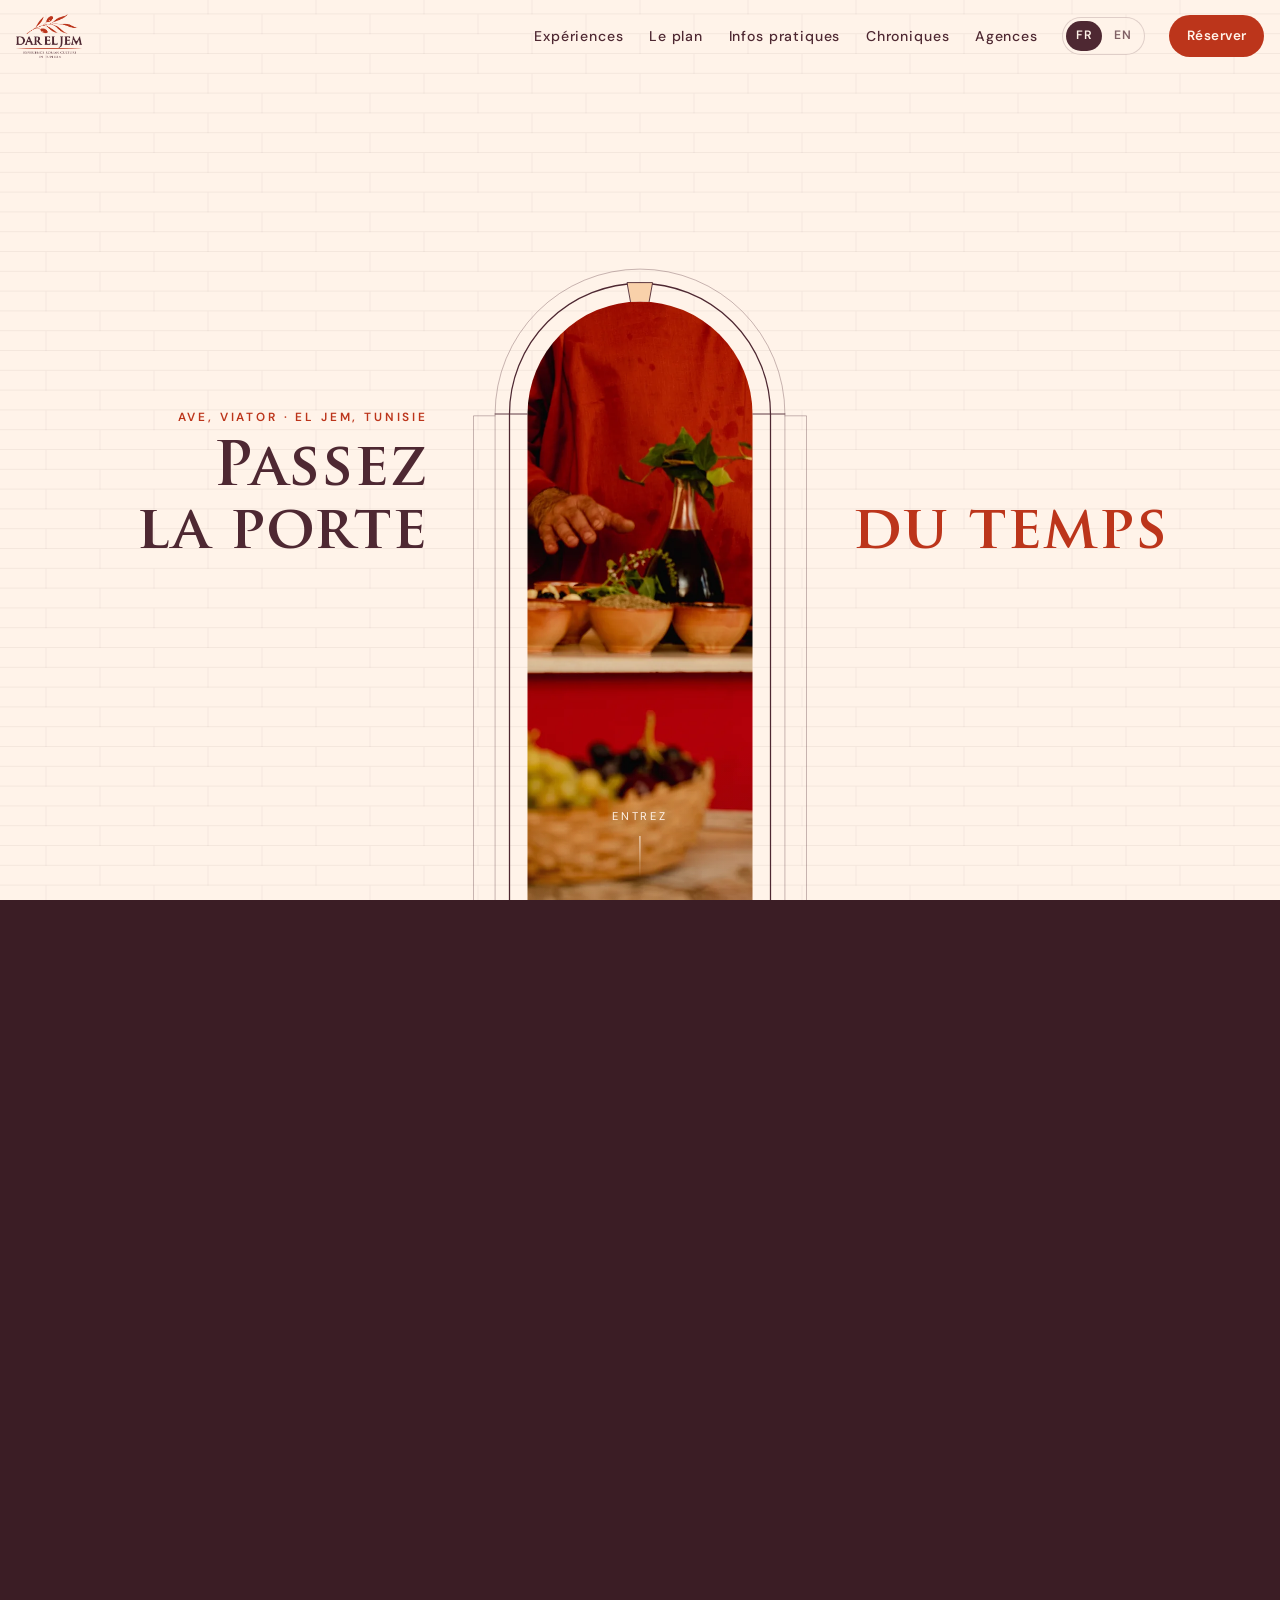
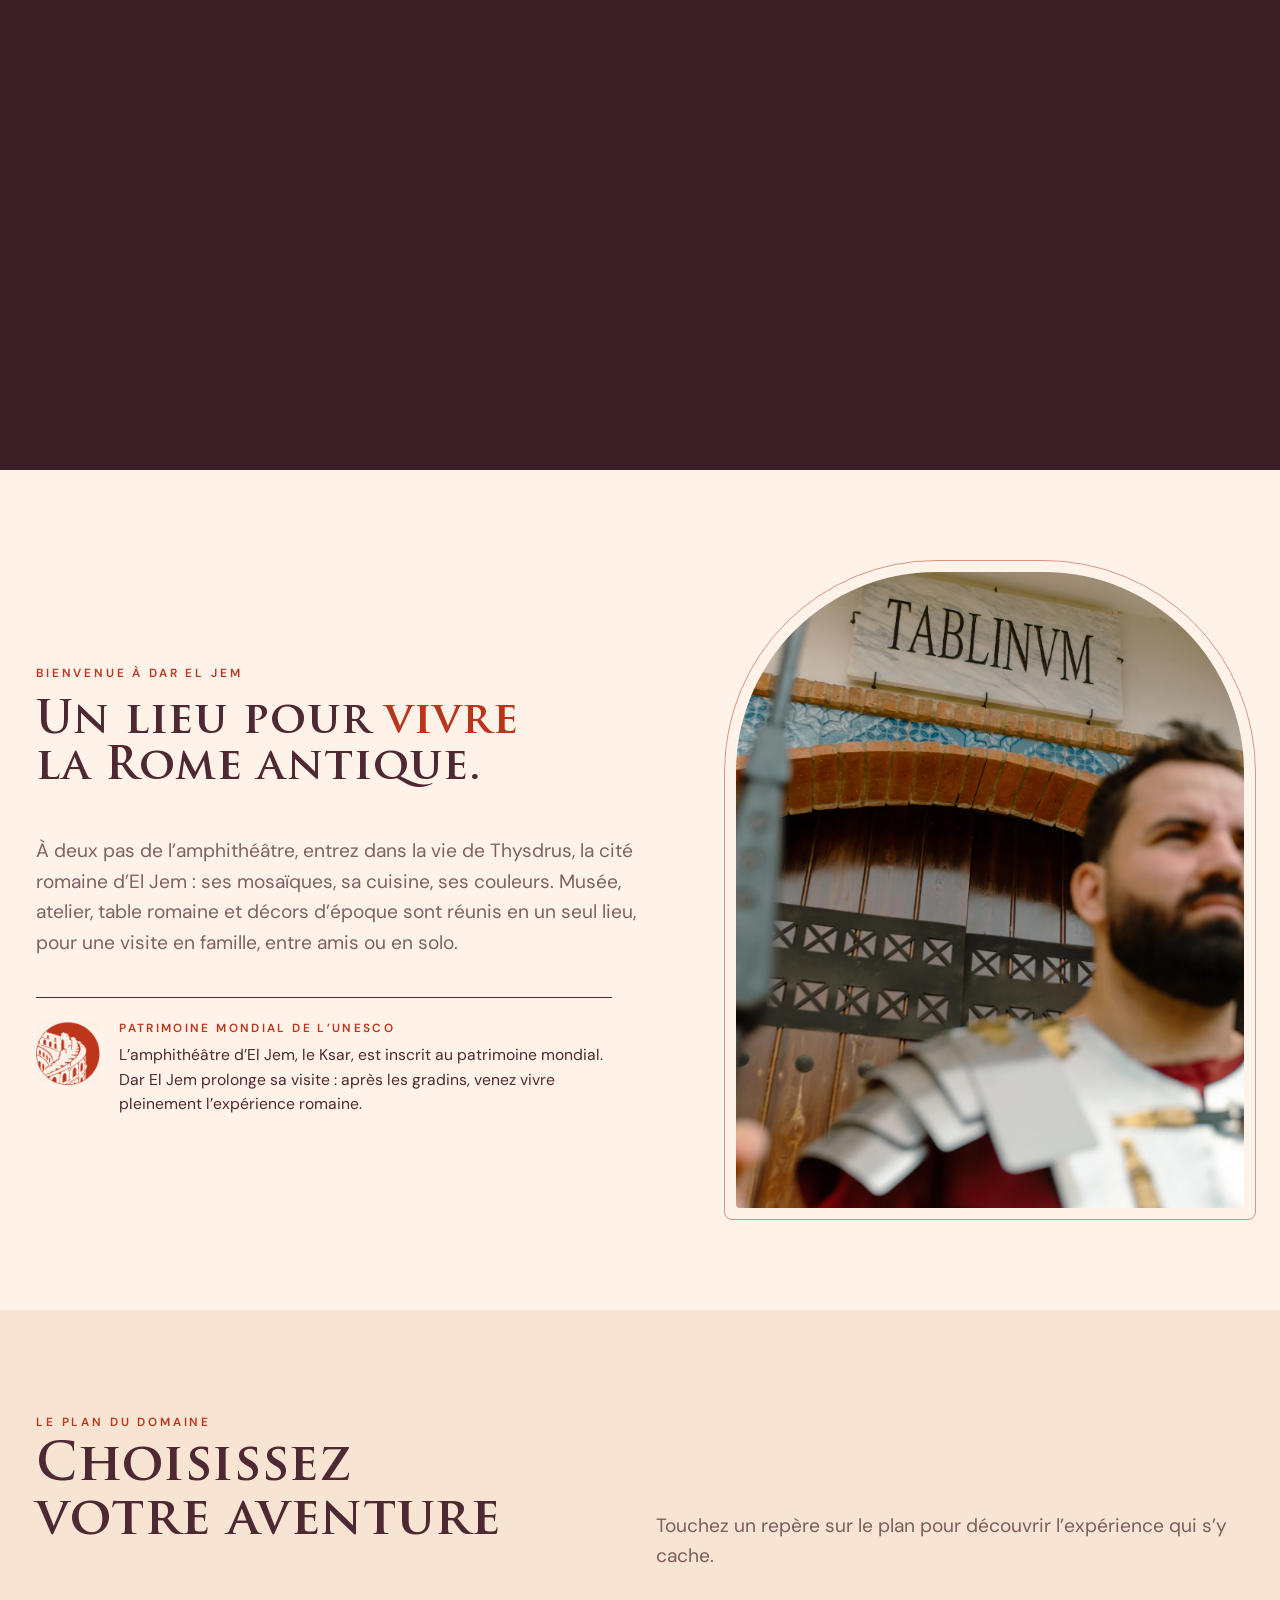
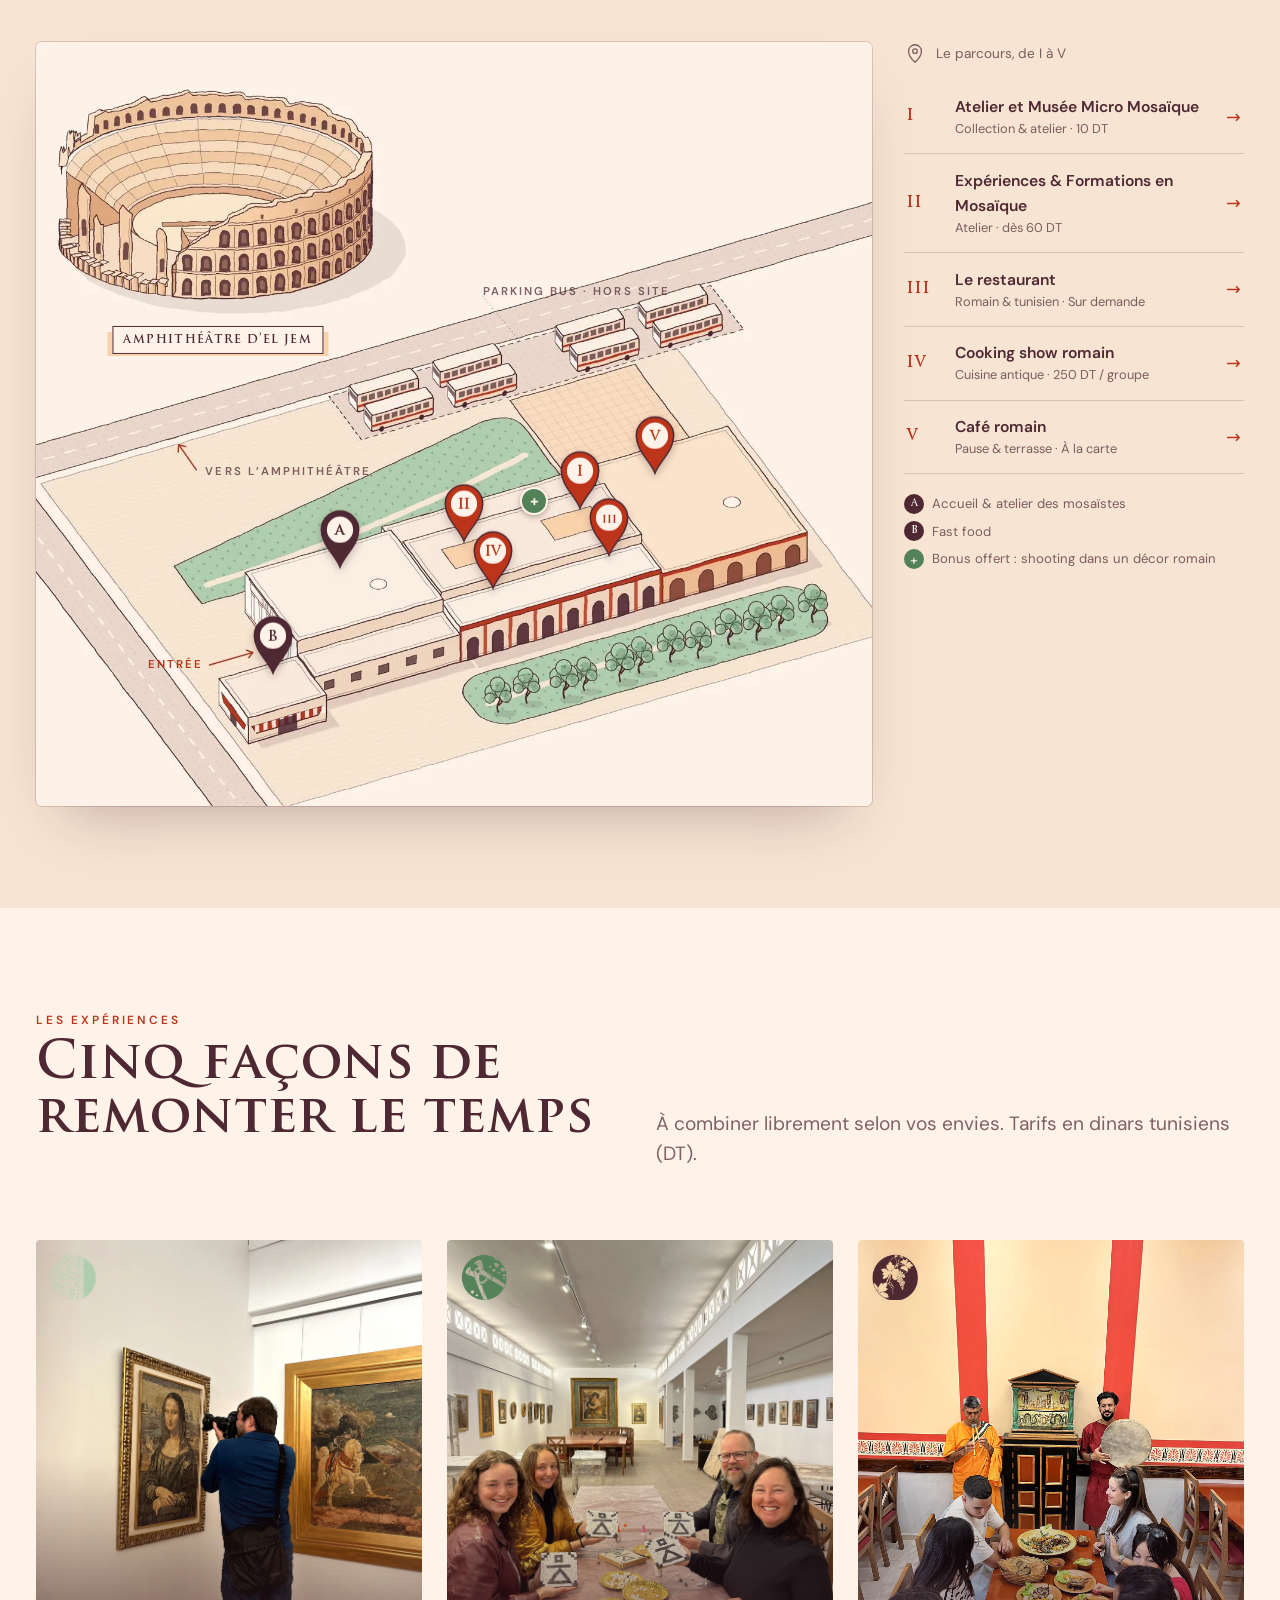
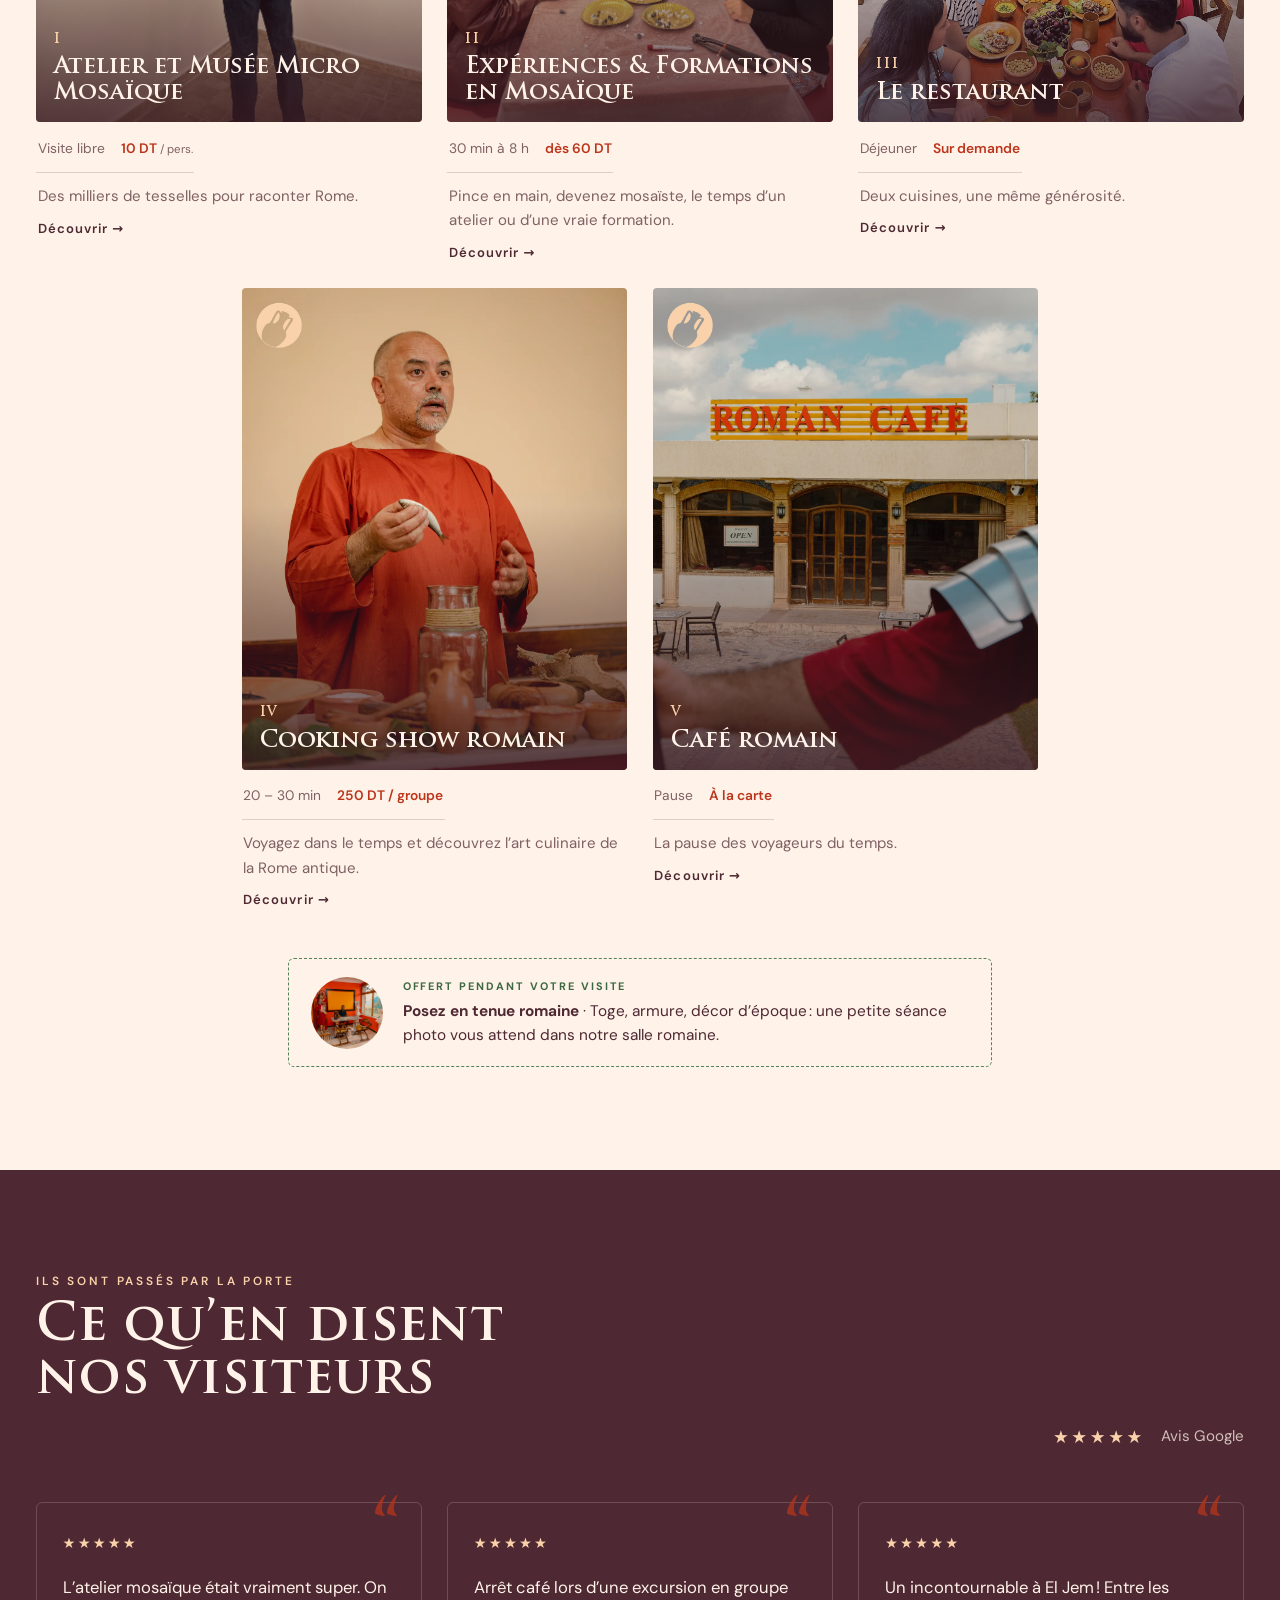
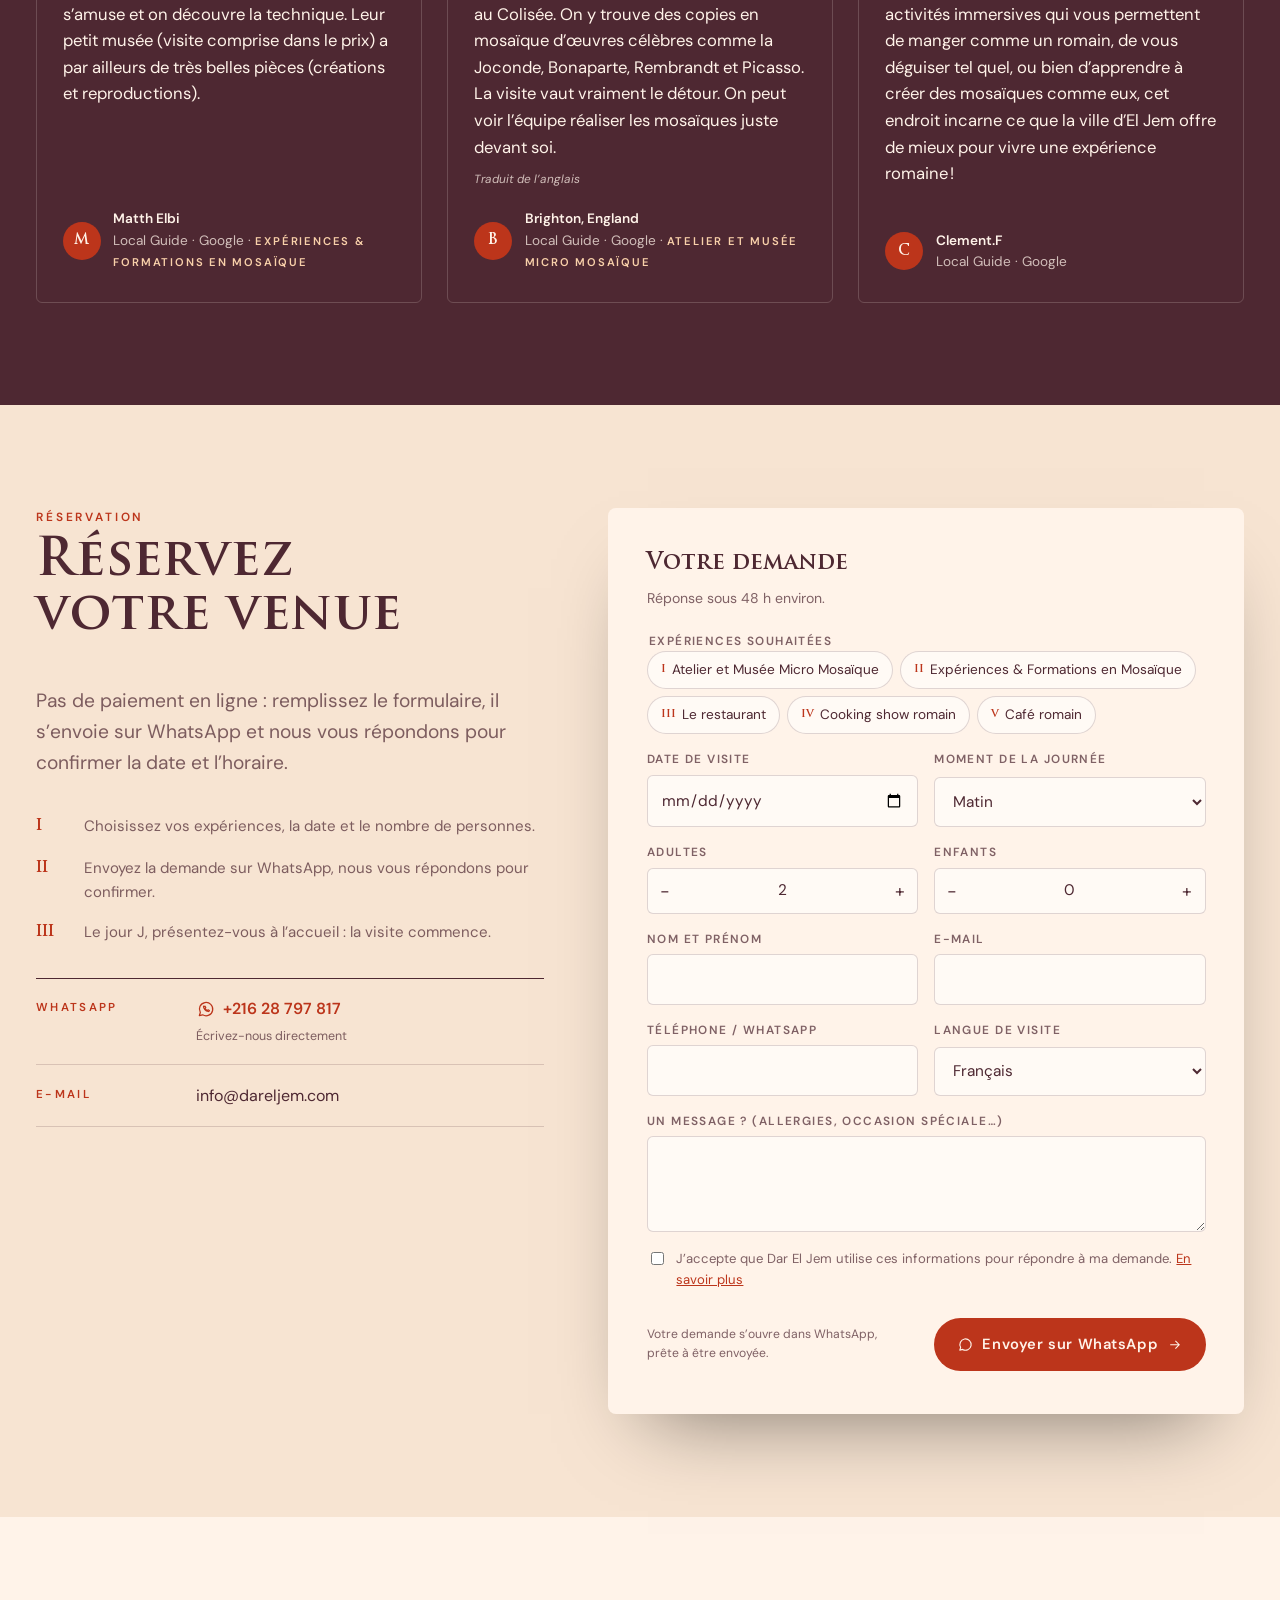
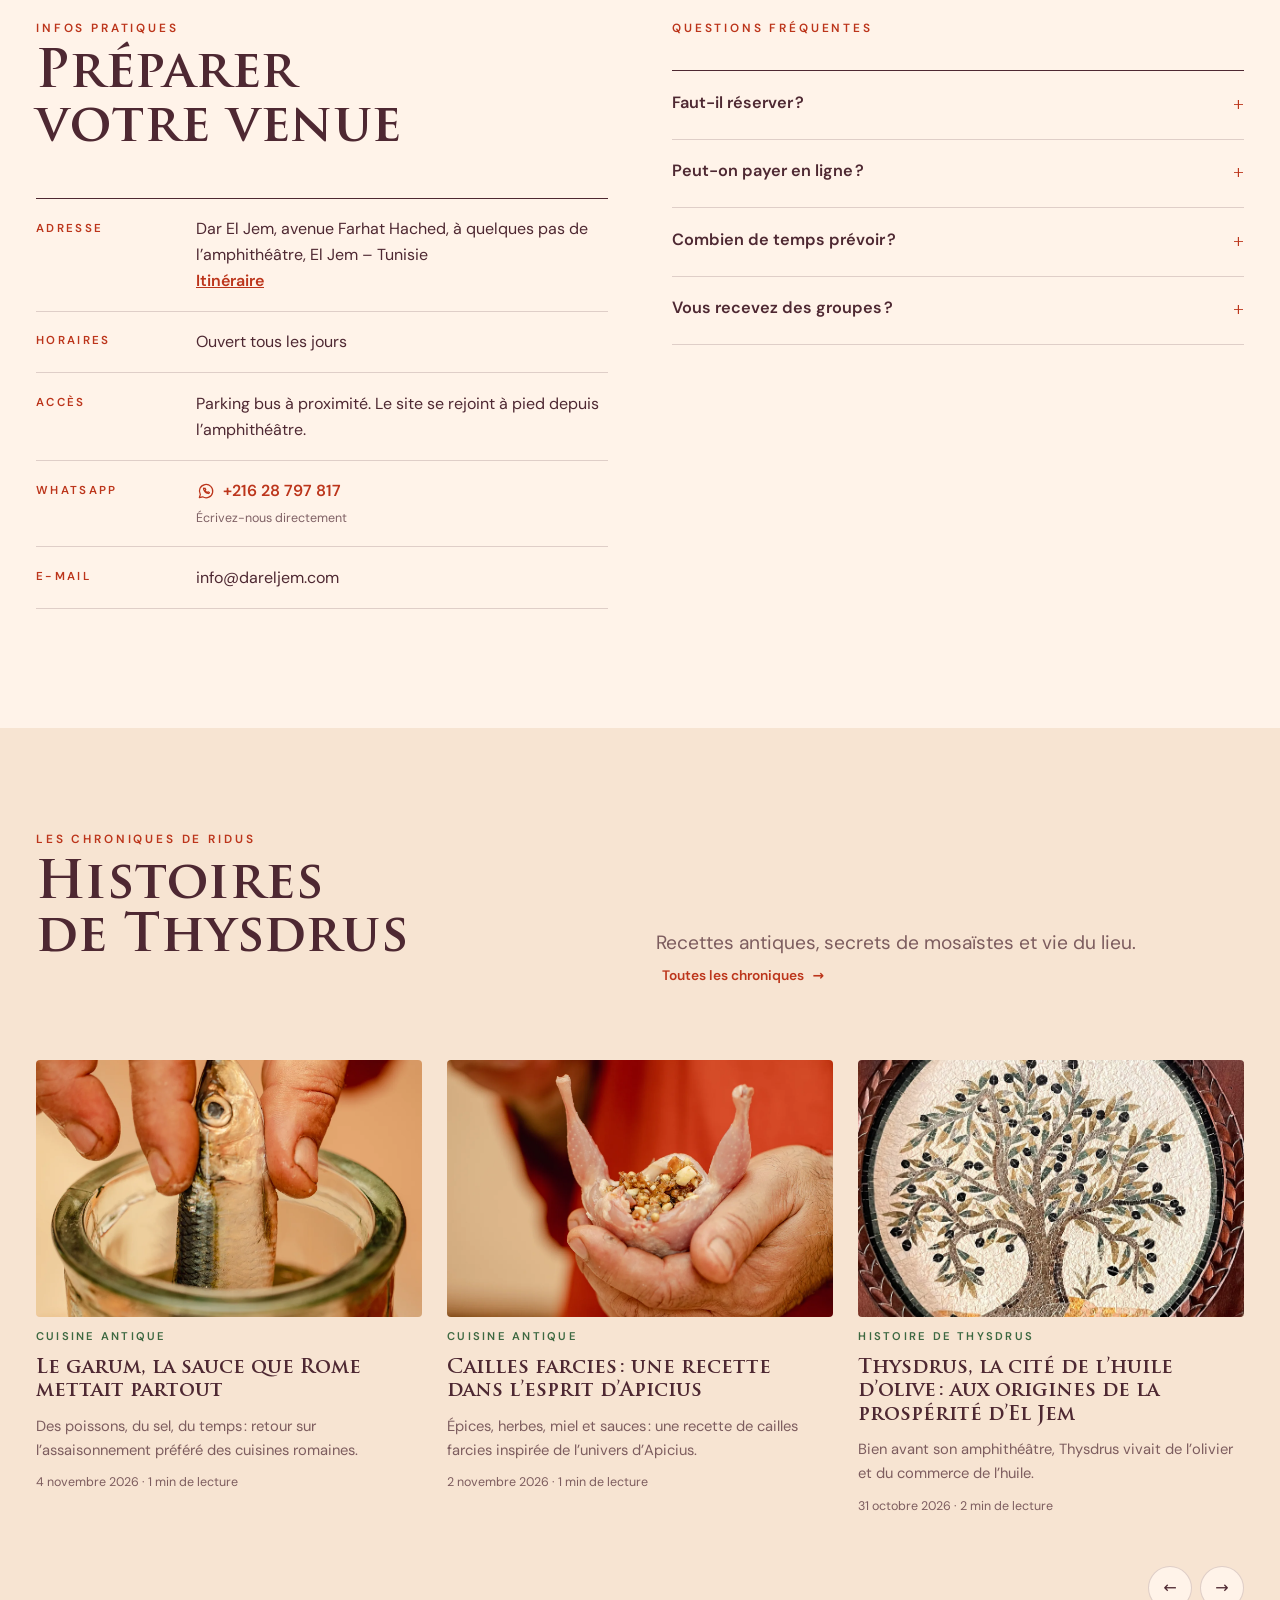
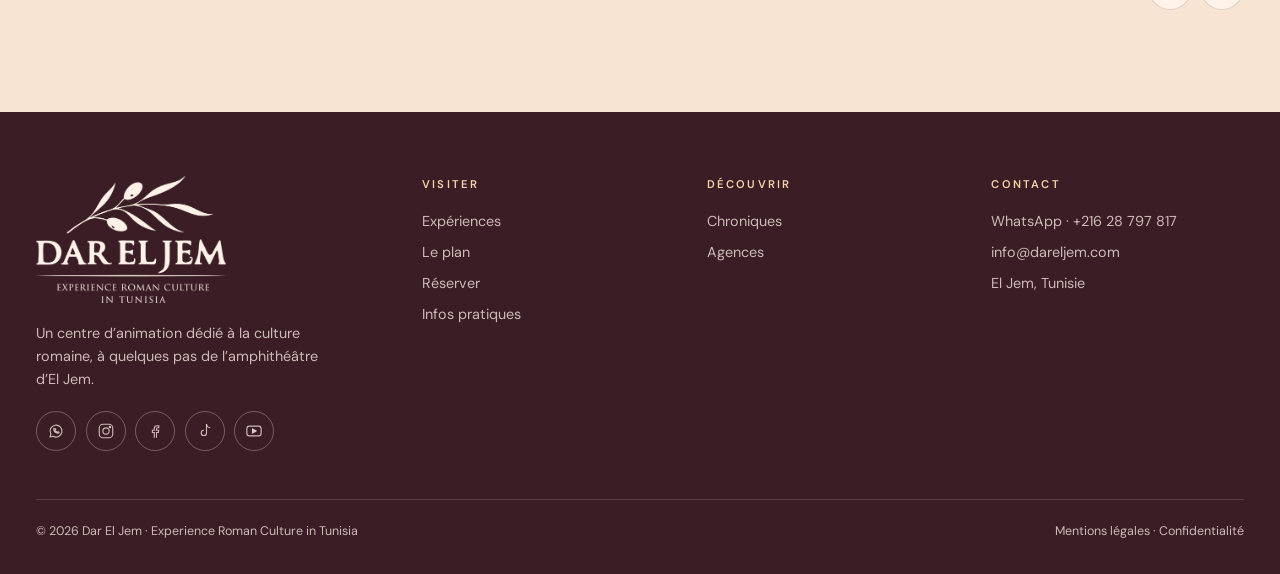
<file: index.html>
<!DOCTYPE html>
<html lang="fr" dir="ltr">
<head>
<meta charset="utf-8">
<meta name="viewport" content="width=device-width, initial-scale=1, viewport-fit=cover">
<meta http-equiv="Content-Security-Policy" content="default-src 'self'; script-src 'self'; style-src 'self' 'unsafe-inline'; img-src 'self' data:; font-src 'self'; media-src 'self'; connect-src 'self'; object-src 'none'; base-uri 'self'; form-action 'self'; frame-src 'none'; manifest-src 'self'">
<meta name="referrer" content="strict-origin-when-cross-origin">
<title>Dar El Jem · Vivez la culture romaine à El Jem, Tunisie</title>
<meta name="description" content="À deux pas de l’amphithéâtre d’El Jem, Dar El Jem vous fait vivre la Rome antique : musée et ateliers de mosaïque, restaurant romain et tunisien, cooking show et café romain.">
<link rel="canonical" href="https://www.dareljem.com/">
<meta name="theme-color" content="#4e2832">
<meta property="og:type" content="website">
<meta property="og:site_name" content="Dar El Jem">
<meta property="og:title" content="Dar El Jem · Vivez la culture romaine à El Jem">
<meta property="og:description" content="Musée et ateliers de mosaïque, restaurant romain, cooking show et café romain, à deux pas de l’amphithéâtre d’El Jem.">
<meta property="og:url" content="https://www.dareljem.com/">
<meta property="og:image" content="https://www.dareljem.com/assets/img/og-image.jpg">
<meta property="og:image:width" content="1200">
<meta property="og:image:height" content="630">
<meta property="og:locale" content="fr_FR">
<meta property="og:locale:alternate" content="en_GB">
<meta name="twitter:card" content="summary_large_image">
<link rel="icon" href="favicon.ico" sizes="32x32">
<link rel="icon" href="assets/icons/favicon.svg" type="image/svg+xml">
<link rel="apple-touch-icon" href="assets/icons/apple-touch-icon.png">
<link rel="manifest" href="site.webmanifest">
<link rel="preload" href="assets/fonts/dmsans-latin.woff2" as="font" type="font/woff2" crossorigin>
<link rel="preload" href="assets/fonts/TrajanPro-Bold.woff2" as="font" type="font/woff2" crossorigin>
<link rel="stylesheet" href="assets/css/style.css">
<script type="application/ld+json">
{
 "@context": "https://schema.org",
 "@type": "TouristAttraction",
 "name": "Dar El Jem",
 "description": "Centre d’animation dédié à la culture romaine : musée et ateliers de mosaïque, restaurant romain et tunisien, cooking show et café romain.",
 "url": "https://www.dareljem.com/",
 "image": "https://www.dareljem.com/assets/img/og-image.jpg",
 "telephone": "+216 28 797 817",
 "email": "info@dareljem.com",
 "address": {
  "@type": "PostalAddress",
  "streetAddress": "Avenue Farhat Hached",
  "addressLocality": "El Jem",
  "addressCountry": "TN"
 },
 "isAccessibleForFree": false,
 "sameAs": [
  "https://www.instagram.com/dar_eljem/",
  "https://www.facebook.com/Dar.Eljem",
  "https://www.tiktok.com/@dareljem",
  "https://www.youtube.com/@DarEljemTV"
 ]
}
</script>
</head>
<body>
<a class="skip" href="#top">Aller au contenu</a>
<noscript><p class="nojs">Ce site a besoin de JavaScript pour afficher les expériences. Contact : WhatsApp <a href="https://wa.me/21628797817">+216 28 797 817</a> · info@dareljem.com</p></noscript>
<!-- ================= NAV ================= -->
<header class="nav" id="nav">
  <div class="wrap">
    <a class="brand" href="#top" data-route="home" aria-label="Dar El Jem"><img src="assets/img/logo.png" alt="Dar El Jem" width="160" height="107"></a>
    <ul class="menu" id="menu">
      <li><a href="#experiences" data-route="home" data-t="nav.exp">Expériences</a></li>
      <li><a href="#plan" data-route="home" data-t="nav.map">Le plan</a></li>
      <li><a href="#infos" data-route="home" data-t="nav.info">Infos pratiques</a></li>
      <li><a href="#chroniques" data-route="chroniques" data-t="nav.blog">Chroniques</a></li>
      <li><a href="#agences" data-route="agences" data-t="nav.pro">Agences</a></li>
    </ul>
    <div class="lang" role="group" aria-label="Langue / Language">
      <button type="button" data-lang="fr" aria-pressed="true">FR</button>
      <button type="button" data-lang="en" aria-pressed="false">EN</button>
    </div>
    <a class="btn btn-primary navcta" href="#reserver" data-route="home" data-t="nav.book">Réserver</a>
    <button class="burger" id="burger" type="button" aria-label="Menu" aria-controls="drawer" aria-expanded="false"><span></span></button>
  </div>
</header>

<div class="drawer" id="drawer" inert>
  <div class="top"><img src="assets/img/logo-beige.png" alt="Dar El Jem" width="63" height="42" loading="lazy"><button class="close" id="drawerClose" type="button" aria-label="Fermer">×</button></div>
  <ul>
    <li><a href="#experiences" data-route="home"><small>I</small><span data-t="nav.exp">Expériences</span></a></li>
    <li><a href="#plan" data-route="home"><small>II</small><span data-t="nav.map">Le plan</span></a></li>
    <li><a href="#reserver" data-route="home"><small>III</small><span data-t="nav.book">Réserver</span></a></li>
    <li><a href="#infos" data-route="home"><small>IV</small><span data-t="nav.info">Infos pratiques</span></a></li>
    <li><a href="#chroniques" data-route="chroniques"><small>V</small><span data-t="nav.blog">Chroniques</span></a></li>
    <li><a href="#agences" data-route="agences"><small>VI</small><span data-t="nav.pro">Agences</span></a></li>
  </ul>
  <div class="lang" role="group" aria-label="Langue">
    <button type="button" data-lang="fr" aria-pressed="true">FR</button>
    <button type="button" data-lang="en" aria-pressed="false">EN</button>
  </div>
  <a class="btn btn-primary" href="#reserver" data-route="home" data-t="nav.book">Réserver</a>
</div>

<main id="top" tabindex="-1">
<!-- ======================= HOME ======================= -->
<div data-view="home" class="active">

  <section class="hero" id="hero" aria-label="Dar El Jem">
    <div class="stage">
      <div class="scene" id="scene">
        <div class="slides" aria-hidden="true">
          <img src="assets/img/cs-groupe.webp" alt="">
          <img src="assets/img/resto-table.webp" alt="" loading="lazy">
          <img src="assets/img/atelier-a.webp" alt="" loading="lazy">
          <img src="assets/img/cafe-salle.webp" alt="" loading="lazy">
        </div>
        <div class="vid"><img class="blur" src="assets/img/v-blur.webp" alt=""><video id="capsule" poster="assets/img/v-poster.webp" muted loop playsinline preload="none" title="Dar El Jem en images"></video></div>
      </div>
      <div class="lamp" aria-hidden="true"></div>
      <svg class="wall" id="wall" viewBox="-800 -500 1600 1000" preserveAspectRatio="xMidYMid slice" aria-hidden="true">
        <defs>
          <pattern id="stones" width="120" height="44" patternUnits="userSpaceOnUse">
            <rect width="120" height="44" fill="#fff3e9"/>
            <path d="M0 43.5H120M60 0V22M0 21.5H120M0 22V44M120 22V44" stroke="#4e2832" stroke-opacity=".07" stroke-width="1"/>
          </pattern>
          <mask id="archHole">
            <rect x="-4000" y="-4000" width="8000" height="8000" fill="#fff"/>
            <path d="M-125 500 V-40 A125 125 0 0 1 125 -40 V500 Z" fill="#000"/>
          </mask>
        </defs>
        <g id="wallG">
        <rect x="-4000" y="-4000" width="8000" height="8000" fill="url(#stones)" mask="url(#archHole)"/>
        <g fill="none" stroke="#4e2832" stroke-linecap="round" mask="url(#archHole)">
          <path d="M-145 500 V-40 A145 145 0 0 1 145 -40 V500" stroke-width="1.4"/>
          <path d="M-161 500 V-40 A161 161 0 0 1 161 -40 V500" stroke-width=".7" stroke-opacity=".5"/>
          <path d="M-14 -186 L14 -186 L10 -164 L-10 -164 Z" fill="#f9d1aa" stroke-width="1"/>
          <path d="M-161 -40 H-125 M125 -40 H161" stroke-width="1"/>
          <path d="M-185 500 V-38 H-161 M185 500 V-38 H161" stroke-width=".7" stroke-opacity=".5"/>
        </g>
        </g>
      </svg>
      <div class="hero-copy" id="heroCopy">
        <h1 class="sr" data-t="hero.full">Passez la porte du temps</h1>
        <div class="hc-left" aria-hidden="true">
          <div class="kicker rise" style="animation-delay:1.3s" data-t="hero.kicker">Ave, viator · El Jem, Tunisie</div>
          <p class="display htitle rise" style="animation-delay:1.5s" data-t="hero.t1">Passez la porte</p>
        </div>
        <div class="hc-right" aria-hidden="true">
          <p class="display htitle rise" style="animation-delay:1.75s"><em data-t="hero.t2">du temps</em></p>
        </div>
      </div>
      <div class="reveal-cap" id="revealCap">
        <div class="kicker" data-t="hero.cap.k">Dar El Jem · Thysdrus</div>
        <p data-t="hero.cap">Six expériences pour vivre la culture romaine en Tunisie</p>
      </div>
      <div class="cue" id="cue"><span data-t="hero.cue">Entrez</span><i></i></div>
    </div>
  </section>

  <!-- intro -->
  <section class="band" id="intro">
    <div class="wrap manifesto">
      <div>
        <div class="kicker" data-t="intro.k">Bienvenue à Dar El Jem</div>
        <p class="display" style="margin-top:1rem" data-th="intro.title">Un lieu pour <em>vivre</em> la Rome antique.</p>
        <p class="lead" style="margin-top:1.4rem" data-t="intro.text"></p>
        <div class="unesco-card">
          <img src="assets/icons/ic-patrimoine.png" alt="" width="64" height="64">
          <div><b data-t="intro.u.k">Patrimoine mondial de l’UNESCO</b><p data-t="intro.u">L’amphithéâtre d’El Jem, le Ksar, est inscrit au patrimoine mondial. Dar El Jem prolonge sa visite : après les gradins, venez vivre pleinement l’expérience romaine.</p></div>
        </div>
      </div>
      <div class="photo"><img src="assets/img/legionnaire.webp" alt="" data-ta-alt="intro.alt" loading="lazy"></div>
    </div>
  </section>

  <!-- map -->
  <section class="band stone" id="plan">
    <div class="wrap">
      <div class="sec-head split">
        <div><div class="kicker" data-t="map.k">Le plan du domaine</div><h2 class="display h2" data-t="map.title">Choisissez votre aventure</h2></div>
        <p class="lead" data-t="map.lead">Touchez un repère sur le plan pour découvrir l’expérience qui s’y cache.</p>
      </div>
      <div class="mapgrid">
        <div class="map" id="map">
          <img src="assets/img/plan.webp" alt="" data-ta-alt="map.alt" loading="lazy" width="2190" height="2000">
        </div>
        <div class="mapside" id="mapside">
          <div class="hint"><svg viewBox="0 0 24 24" fill="none" stroke="currentColor" stroke-width="1.4"><path d="M12 22s7-6.2 7-12a7 7 0 0 0-14 0c0 5.8 7 12 7 12Z"/><circle cx="12" cy="10" r="2.5"/></svg><span data-t="map.hint">Le parcours, de I à VI</span></div>
          <div id="mapList"></div>
          <div class="also">
            <span><i>A</i><span data-t="map.a">Accueil &amp; atelier des mosaïstes</span></span>
            <span><i>B</i><span data-t="map.b">Fast food</span></span>
            <span><i class="plus">+</i><span data-t="map.bonus">Bonus offert : shooting dans un décor romain</span></span>
          </div>
        </div>
      </div>
    </div>
  </section>

  <!-- experiences -->
  <section class="band" id="experiences">
    <div class="wrap">
      <div class="sec-head split">
        <div><div class="kicker" data-t="exp.k">Les expériences</div><h2 class="display h2" data-t="exp.title">Six façons de remonter le temps</h2></div>
        <p class="lead" data-t="exp.lead">À combiner librement selon vos envies. Tarifs par personne, en dinars tunisiens.</p>
      </div>
      <div class="xgrid" id="xgrid"></div>
      <div class="bonus" id="bonus"></div>
    </div>
  </section>

  <!-- itineraries -->
  <section class="band dark" id="avis">
    <div class="wrap">
      <div class="sec-head split">
        <div><div class="kicker" data-t="tm.k">Ils sont passés par la porte</div><h2 class="display h2" data-t="tm.title">Ce qu’en disent nos visiteurs</h2></div>
        <div class="score"><span class="stars" aria-hidden="true">★★★★★</span><span data-t="tm.src">Avis Google</span></div>
      </div>
      <div class="quotes" id="quotes"></div>
    </div>
  </section>

  <!-- booking -->
  <section class="band stone" id="reserver">
    <div class="wrap booking">
      <div>
        <div class="kicker" data-t="bk.k">Réservation</div>
        <h2 class="display h2" data-t="bk.title">Réservez votre venue</h2>
        <p class="lead" style="margin-top:1rem" data-t="bk.lead">Pas de paiement en ligne : envoyez-nous votre demande, nous vous répondons pour confirmer la date et l’horaire.</p>
        <ol class="steps3" style="color:var(--ink-soft)">
          <li style="color:var(--ink-soft)" data-t="bk.s1">Choisissez vos expériences, la date et le nombre de personnes.</li>
          <li style="color:var(--ink-soft)" data-t="bk.s2">Nous vous recontactons par e-mail ou téléphone pour confirmer.</li>
          <li style="color:var(--ink-soft)" data-t="bk.s3">Le jour J, présentez-vous à l’accueil : la visite commence.</li>
        </ol>
        <dl class="ilist" style="margin-top:2rem">
          <div><dt data-t="c.wa">WhatsApp</dt><dd><a class="wa ltr" href="https://wa.me/21628797817?text=Bonjour%20Dar%20El%20Jem%2C%20" target="_blank" rel="noopener"><svg viewBox="0 0 24 24" fill="none" stroke="currentColor" stroke-width="1.5" stroke-linejoin="round"><path d="M4 20l1.2-3.8A8 8 0 1 1 8 19z"/><path d="M9 8.6c0 3 2.4 5.9 5.6 6.4.6.1 1.4-.5 1.5-1.2l-1.6-.8-.8.8c-1.2-.5-2.3-1.6-2.8-2.8l.8-.8-.8-1.6c-.7.1-1.3.9-1.9 0z" fill="none"/></svg><span>+216 28 797 817</span></a> <small class="wa-hint" data-t="c.wa.hint">Écrivez-nous directement</small></dd></div>
          <div><dt data-t="c.mail">E-mail</dt><dd class="ltr">info@dareljem.com</dd></div>
        </dl>
      </div>
      <div class="form" id="bookForm">
        <form novalidate id="fBook">
          <h3 data-t="bk.ftitle">Votre demande</h3>
          <p class="sub"><span data-t="bk.fsub">Réponse sous 48 h environ.</span></p>
          <div class="fgrid">
            <fieldset class="field full">
              <legend data-t="f.exp">Expériences souhaitées</legend>
              <div class="chips" id="bookChips"></div>
            </fieldset>
            <div class="field"><label for="b-date" data-t="f.date">Date de visite</label><input id="b-date" name="date" type="date" required></div>
            <div class="field"><label for="b-slot" data-t="f.slot">Moment de la journée</label>
              <select id="b-slot" name="slot">
                <option value="matin" data-t="f.slot1">Matin</option>
                <option value="midi" data-t="f.slot2">Midi (avec repas)</option>
                <option value="apres-midi" data-t="f.slot3">Après-midi</option>
              </select></div>
            <div class="field"><label for="b-adults" data-t="f.adults">Adultes</label><div class="stepper"><button type="button" data-step="-1" data-for="b-adults" aria-label="−">−</button><input id="b-adults" name="adults" type="number" min="1" value="2" inputmode="numeric"><button type="button" data-step="1" data-for="b-adults" aria-label="+">+</button></div></div>
            <div class="field"><label for="b-kids" data-t="f.kids">Enfants</label><div class="stepper"><button type="button" data-step="-1" data-for="b-kids" aria-label="−">−</button><input id="b-kids" name="kids" type="number" min="0" value="0" inputmode="numeric"><button type="button" data-step="1" data-for="b-kids" aria-label="+">+</button></div></div>
            <div class="field"><label for="b-name" data-t="f.name">Nom et prénom</label><input type="text" id="b-name" name="name" autocomplete="name" required></div>
            <div class="field"><label for="b-email" data-t="f.email">E-mail</label><input id="b-email" name="email" type="email" autocomplete="email"></div>
            <div class="field"><label for="b-phone" data-t="f.phone">Téléphone / WhatsApp</label><input id="b-phone" name="phone" type="tel" autocomplete="tel"></div>
            <div class="field"><label for="b-lang" data-t="f.lang">Langue de visite</label>
              <select id="b-lang" name="lang"><option>Français</option><option>English</option><option>العربية</option><option data-t="f.other">Autre</option></select></div>
            <div class="field full"><label for="b-msg" data-t="f.msg">Un message ? (allergies, occasion spéciale…)</label><textarea id="b-msg" name="message"></textarea></div>
            <label class="consent full"><input type="checkbox" id="b-ok" required><span><span data-t="f.consent">J’accepte que Dar El Jem utilise ces informations pour répondre à ma demande.</span> <a href="confidentialite.html" data-t="f.privacy">En savoir plus</a></span></label>
          </div>
          <div class="err" id="bErr" role="alert"></div>
          <div class="actions">
            <p class="note" data-t="f.note">Votre demande s’ouvre dans WhatsApp, prête à être envoyée.</p>
            <button class="btn btn-primary" type="submit"><svg viewBox="0 0 24 24" fill="none" stroke="currentColor" stroke-width="1.6" stroke-linejoin="round"><path d="M4 20l1.2-3.8A8 8 0 1 1 8 19z"/></svg><span data-t="f.send">Envoyer sur WhatsApp</span><svg class="arrow" viewBox="0 0 24 24" fill="none" stroke="currentColor" stroke-width="1.6"><path d="M5 12h14M13 6l6 6-6 6"/></svg></button>
          </div>
        </form>
        <div class="success" role="status">
          <svg viewBox="0 0 64 64" fill="none" stroke="#bc351b" stroke-width="1.5"><circle cx="32" cy="32" r="30"/><path d="M20 33l8 8 16-18"/></svg>
          <h3 class="display" data-t="ok.title">Gratias tibi !</h3>
          <p data-t="ok.text"></p>
          <a class="btn btn-primary wa-open" href="#" target="_blank" rel="noopener"><svg viewBox="0 0 24 24" fill="none" stroke="currentColor" stroke-width="1.6" stroke-linejoin="round"><path d="M4 20l1.2-3.8A8 8 0 1 1 8 19z"/></svg><span data-t="ok.wa">Ouvrir WhatsApp</span></a>
          <button class="btn btn-ghost" type="button" id="bAgain" data-t="ok.again">Faire une autre demande</button>
        </div>
      </div>
    </div>
  </section>

  <!-- infos + faq -->
  <section class="band" id="infos">
    <div class="wrap infos">
      <div>
        <div class="kicker" data-t="inf.k">Infos pratiques</div>
        <h2 class="display h2" data-t="inf.title">Préparer votre venue</h2>
        <dl class="ilist" style="margin-top:2rem">
          <div><dt data-t="inf.where">Adresse</dt><dd><span data-t="inf.where.v">Dar El Jem, avenue Farhat Hached, à quelques pas de l’amphithéâtre, El Jem – Tunisie</span><br><a href="https://www.google.com/maps/search/?api=1&query=Dar+El+Jem+avenue+Farhat+Hached+El+Jem+Tunisie" target="_blank" rel="noopener" data-t="inf.route">Itinéraire</a></dd></div>
          <div><dt data-t="inf.hours">Horaires</dt><dd data-t="inf.hours.v">Ouvert tous les jours</dd></div>
          <div><dt data-t="inf.access">Accès</dt><dd data-t="inf.access.v">Parking bus à proximité. Le site se visite à pied, depuis l’amphithéâtre.</dd></div>
          <div><dt data-t="c.wa">WhatsApp</dt><dd><a class="wa ltr" href="https://wa.me/21628797817?text=Bonjour%20Dar%20El%20Jem%2C%20" target="_blank" rel="noopener"><svg viewBox="0 0 24 24" fill="none" stroke="currentColor" stroke-width="1.5" stroke-linejoin="round"><path d="M4 20l1.2-3.8A8 8 0 1 1 8 19z"/><path d="M9 8.6c0 3 2.4 5.9 5.6 6.4.6.1 1.4-.5 1.5-1.2l-1.6-.8-.8.8c-1.2-.5-2.3-1.6-2.8-2.8l.8-.8-.8-1.6c-.7.1-1.3.9-1.9 0z" fill="none"/></svg><span>+216 28 797 817</span></a> <small class="wa-hint" data-t="c.wa.hint">Écrivez-nous directement</small></dd></div>
          <div><dt data-t="c.mail">E-mail</dt><dd class="ltr">info@dareljem.com</dd></div>
        </dl>
      </div>
      <div>
        <div class="kicker" data-t="faq.k">Questions fréquentes</div>
        <div style="margin-top:2rem" id="faq"></div>
      </div>
    </div>
  </section>

  <!-- chronicles teaser -->
  <section class="band stone" id="chron-teaser">
    <div class="wrap">
      <div class="sec-head split">
        <div><div class="kicker" data-t="bl.k">Les Chroniques de Ridus</div><h2 class="display h2" data-t="bl.title">Histoires de Thysdrus</h2></div>
        <p class="lead"><span data-t="bl.lead">Recettes antiques, secrets de mosaïstes et vie du lieu.</span> <a class="back" href="#chroniques" data-route="chroniques" style="margin-inline-start:.4rem"><span data-t="bl.all">Toutes les chroniques</span> →</a></p>
      </div>
      <div class="rail-wrap">
        <div class="rail" id="blogTeaser" tabindex="0" aria-label="Chroniques"></div>
        <div class="rail-nav"><button type="button" id="railPrev" aria-label="Précédent">←</button><button type="button" id="railNext" aria-label="Suivant">→</button></div>
      </div>
    </div>
  </section>
</div>

<!-- ======================= CHRONICLES (blog) ======================= -->
<div data-view="chroniques">
  <section class="phead dark">
    <div class="wrap">
      <div class="kicker" data-t="bl.k">Les Chroniques de Ridus</div>
      <h1 class="display h2" data-t="blp.title">Le carnet d’un mosaïste de Thysdrus</h1>
      <p class="lead" style="margin-top:1rem" data-t="blp.lead">Cuisine antique, art de la mosaïque, histoire d’El Jem et nouvelles de Dar El Jem.</p>
      <div class="persona"><img src="assets/img/branch.svg" alt="" width="70" height="44" loading="lazy"><p data-th="blp.persona"><b>Ridus</b>, mosaïste et écrivain, supervise le jour la pose des tesselles dans les villas des marchands d’huile d’olive. La nuit, à la lueur d’une lampe à huile, il écrit ces chroniques.</p></div>
    </div>
  </section>
  <section class="band">
    <div class="wrap">
      <div class="cats" id="cats" role="group"></div>
      <div class="blog-grid" id="blogAll"></div>
    </div>
  </section>
</div>

<!-- ======================= ARTICLE ======================= -->
<div data-view="article">
  <section class="phead" style="padding-bottom:0">
    <div class="wrap article" id="article"></div>
  </section>
  <section class="band" style="padding-top:2rem">
    <div class="wrap">
      <div class="sec-head"><div class="kicker" data-t="art.more">À lire aussi</div></div>
      <div class="blog-grid" id="related"></div>
    </div>
  </section>
</div>

<!-- ======================= AGENCIES ======================= -->
<div data-view="agences">
  <section class="phead dark">
    <div class="wrap">
      <div class="kicker" data-t="pro.k">Espace professionnels</div>
      <h1 class="display h2" data-t="pro.title">Agences, tour-opérateurs, groupes</h1>
      <p class="lead" style="margin-top:1rem" data-t="pro.lead">Offrez à vos voyageurs une étape vivante à El Jem, en complément de la visite de l’amphithéâtre. Programmes sur mesure, restauration de groupe, conditions professionnelles sur demande.</p>
      <div style="display:flex;gap:.6rem;flex-wrap:wrap;margin-top:2rem"><a class="btn btn-primary" href="#pro-form" data-t="pro.cta">Nous contacter</a></div>
    </div>
  </section>
  <section class="band">
    <div class="wrap">
      <div class="pro-grid" id="proGrid"></div>
    </div>
  </section>
  <section class="band stone" id="pro-form">
    <div class="wrap pro-split">
      <div>
        <div class="photo"><img src="assets/img/resto-convives.webp" alt="" loading="lazy"></div>
        <p class="lead" style="margin-top:1.4rem;font-size:1rem" data-t="pro.note">Les tarifs professionnels et la brochure 2027 sont communiqués sur demande, après échange avec notre équipe.</p>
        <dl class="ilist" style="margin-top:1.4rem">
          <div><dt data-t="c.wa">WhatsApp</dt><dd><a class="wa ltr" href="https://wa.me/21628797817?text=Bonjour%20Dar%20El%20Jem%2C%20" target="_blank" rel="noopener"><svg viewBox="0 0 24 24" fill="none" stroke="currentColor" stroke-width="1.5" stroke-linejoin="round"><path d="M4 20l1.2-3.8A8 8 0 1 1 8 19z"/><path d="M9 8.6c0 3 2.4 5.9 5.6 6.4.6.1 1.4-.5 1.5-1.2l-1.6-.8-.8.8c-1.2-.5-2.3-1.6-2.8-2.8l.8-.8-.8-1.6c-.7.1-1.3.9-1.9 0z" fill="none"/></svg><span>+216 28 797 817</span></a> <small class="wa-hint" data-t="c.wa.hint">Écrivez-nous directement</small></dd></div>
          <div><dt data-t="c.mail">E-mail</dt><dd class="ltr">info@dareljem.com</dd></div>
        </dl>
      </div>
      <div class="form" id="proForm">
        <form novalidate id="fPro">
          <h3 data-t="pf.title">Demande professionnelle</h3>
          <p class="sub" data-t="pf.sub">Parlez-nous de votre groupe : nous revenons vers vous avec une proposition.</p>
          <div class="fgrid">
            <div class="field"><label for="p-org" data-t="pf.org">Structure</label><input type="text" id="p-org" required></div>
            <div class="field"><label for="p-type" data-t="pf.type">Type</label>
              <select id="p-type"><option data-t="pf.t1">Agence de voyages</option><option data-t="pf.t2">Tour-opérateur</option><option data-t="pf.t3">Hôtel</option><option data-t="pf.t4">École / association</option><option data-t="pf.t5">Entreprise</option><option data-t="f.other">Autre</option></select></div>
            <div class="field"><label for="p-name" data-t="pf.name">Nom du contact</label><input type="text" id="p-name" required autocomplete="name"></div>
            <div class="field"><label for="p-country" data-t="pf.country">Pays</label><input type="text" id="p-country" autocomplete="country-name"></div>
            <div class="field"><label for="p-email" data-t="f.email">E-mail</label><input id="p-email" type="email" autocomplete="email"></div>
            <div class="field"><label for="p-phone" data-t="f.phone">Téléphone / WhatsApp</label><input id="p-phone" type="tel" autocomplete="tel"></div>
            <div class="field"><label for="p-size" data-t="pf.size">Taille du groupe</label><select id="p-size"><option>1 – 10</option><option>11 – 25</option><option>26 – 50</option><option>50 +</option></select></div>
            <div class="field"><label for="p-when" data-t="pf.when">Période envisagée</label><input type="text" id="p-when" data-tp="pf.when.ph" placeholder="Ex. avril 2027, chaque mardi"></div>
            <fieldset class="field full"><legend data-t="pf.int">Expériences qui vous intéressent</legend><div class="chips" id="proChips"></div></fieldset>
            <div class="field full"><label for="p-msg" data-t="pf.msg">Votre projet</label><textarea id="p-msg"></textarea></div>
            <label class="consent full"><input type="checkbox" id="p-broch"><span data-t="pf.broch">Je souhaite recevoir la brochure professionnelle 2027.</span></label>
            <label class="consent full"><input type="checkbox" id="p-ok" required><span><span data-t="f.consent">J’accepte que Dar El Jem utilise ces informations pour répondre à ma demande.</span> <a href="confidentialite.html" data-t="f.privacy">En savoir plus</a></span></label>
          </div>
          <div class="err" id="pErr" role="alert"></div>
          <div class="actions">
            <p class="note" data-t="f.note">Votre demande s’ouvre dans WhatsApp, prête à être envoyée.</p>
            <button class="btn btn-primary" type="submit"><svg viewBox="0 0 24 24" fill="none" stroke="currentColor" stroke-width="1.6" stroke-linejoin="round"><path d="M4 20l1.2-3.8A8 8 0 1 1 8 19z"/></svg><span data-t="pf.send">Envoyer sur WhatsApp</span><svg class="arrow" viewBox="0 0 24 24" fill="none" stroke="currentColor" stroke-width="1.6"><path d="M5 12h14M13 6l6 6-6 6"/></svg></button>
          </div>
        </form>
        <div class="success" role="status">
          <svg viewBox="0 0 64 64" fill="none" stroke="#bc351b" stroke-width="1.5"><circle cx="32" cy="32" r="30"/><path d="M20 33l8 8 16-18"/></svg>
          <h3 class="display" data-t="ok.title">Gratias tibi !</h3>
          <p data-t="ok.pro"></p>
          <a class="btn btn-primary wa-open" href="#" target="_blank" rel="noopener"><svg viewBox="0 0 24 24" fill="none" stroke="currentColor" stroke-width="1.6" stroke-linejoin="round"><path d="M4 20l1.2-3.8A8 8 0 1 1 8 19z"/></svg><span data-t="ok.wa">Ouvrir WhatsApp</span></a>
        </div>
      </div>
    </div>
  </section>
</div>
</main>

<!-- ================= FOOTER ================= -->
<footer>
  <div class="wrap">
    <div class="fgrid4">
      <div>
        <img class="logo" src="assets/img/logo-beige.png" alt="Dar El Jem" width="190" height="127" loading="lazy">
        <p style="margin-top:1.2rem;max-width:30ch" data-t="ft.about">Un centre d’animation dédié à la culture romaine, à quelques pas de l’amphithéâtre d’El Jem.</p>
        <div class="socials">
          <a href="https://wa.me/21628797817?text=Bonjour%20Dar%20El%20Jem%2C%20" target="_blank" rel="noopener" aria-label="WhatsApp"><svg viewBox="0 0 24 24" fill="none" stroke="currentColor" stroke-width="1.5" stroke-linejoin="round"><path d="M4 20l1.2-3.8A8 8 0 1 1 8 19z"/><path d="M9 8.6c0 3 2.4 5.9 5.6 6.4.6.1 1.4-.5 1.5-1.2l-1.6-.8-.8.8c-1.2-.5-2.3-1.6-2.8-2.8l.8-.8-.8-1.6c-.7.1-1.3.9-1.9 0z" fill="none"/></svg></a>
          <a href="https://www.instagram.com/dar_eljem/" target="_blank" rel="noopener" aria-label="Instagram"><svg viewBox="0 0 24 24" fill="none" stroke="currentColor" stroke-width="1.5"><rect x="3" y="3" width="18" height="18" rx="5"/><circle cx="12" cy="12" r="4.2"/><circle cx="17.3" cy="6.7" r=".9" fill="currentColor"/></svg></a>
          <a href="https://www.facebook.com/Dar.Eljem" target="_blank" rel="noopener" aria-label="Facebook"><svg viewBox="0 0 24 24" fill="none" stroke="currentColor" stroke-width="1.5"><path d="M14 21v-7h2.5l.4-3H14V9.2c0-.9.3-1.5 1.5-1.5H17V5.1c-.3 0-1.2-.1-2.2-.1-2.2 0-3.8 1.4-3.8 3.9V11H8.5v3H11v7"/></svg></a>
          <a href="https://www.tiktok.com/@dareljem" target="_blank" rel="noopener" aria-label="TikTok"><svg viewBox="0 0 24 24" fill="none" stroke="currentColor" stroke-width="1.5"><path d="M14 3v11.5a3.5 3.5 0 1 1-3.5-3.5"/><path d="M14 3c.4 2.6 2.2 4.4 5 4.6"/></svg></a>
          <a href="https://www.youtube.com/@DarEljemTV" target="_blank" rel="noopener" aria-label="YouTube"><svg viewBox="0 0 24 24" fill="none" stroke="currentColor" stroke-width="1.5"><rect x="2.5" y="5.5" width="19" height="13" rx="3.5"/><path d="M10 9.2v5.6l4.8-2.8z" fill="currentColor"/></svg></a>
        </div>
      </div>
      <div><h4 data-t="ft.visit">Visiter</h4><ul>
        <li><a href="#experiences" data-route="home" data-t="nav.exp">Expériences</a></li>
        <li><a href="#plan" data-route="home" data-t="nav.map">Le plan</a></li>
        <li><a href="#reserver" data-route="home" data-t="nav.book">Réserver</a></li>
        <li><a href="#infos" data-route="home" data-t="nav.info">Infos pratiques</a></li></ul></div>
      <div><h4 data-t="ft.more">Découvrir</h4><ul>
        <li><a href="#chroniques" data-route="chroniques" data-t="nav.blog">Chroniques</a></li>
        <li><a href="#agences" data-route="agences" data-t="nav.pro">Agences</a></li></ul></div>
      <div><h4 data-t="ft.contact">Contact</h4><ul>
        <li><a class="ltr" href="https://wa.me/21628797817?text=Bonjour%20Dar%20El%20Jem%2C%20" target="_blank" rel="noopener">WhatsApp · +216 28 797 817</a></li><li class="ltr">info@dareljem.com</li><li data-t="ft.city">El Jem, Tunisie</li></ul></div>
    </div>
    <div class="legal"><span>© 2026 Dar El Jem · Experience Roman Culture in Tunisia</span><span><a href="mentions-legales.html" data-t="ft.legal">Mentions légales</a> · <a href="confidentialite.html" data-t="ft.privacy">Confidentialité</a></span></div>
  </div>
</footer>

<!-- ================= EXPERIENCE SHEET ================= -->
<div class="sheet" id="sheet" inert>
  <button class="scrim" id="scrim" type="button" aria-label="Fermer" tabindex="-1"></button>
  <article class="panel" role="dialog" aria-modal="true" aria-labelledby="sheetTitle" id="panel" tabindex="-1"></article>
</div>

<script src="assets/js/app.js" defer></script>
</body>
</html>
</file>
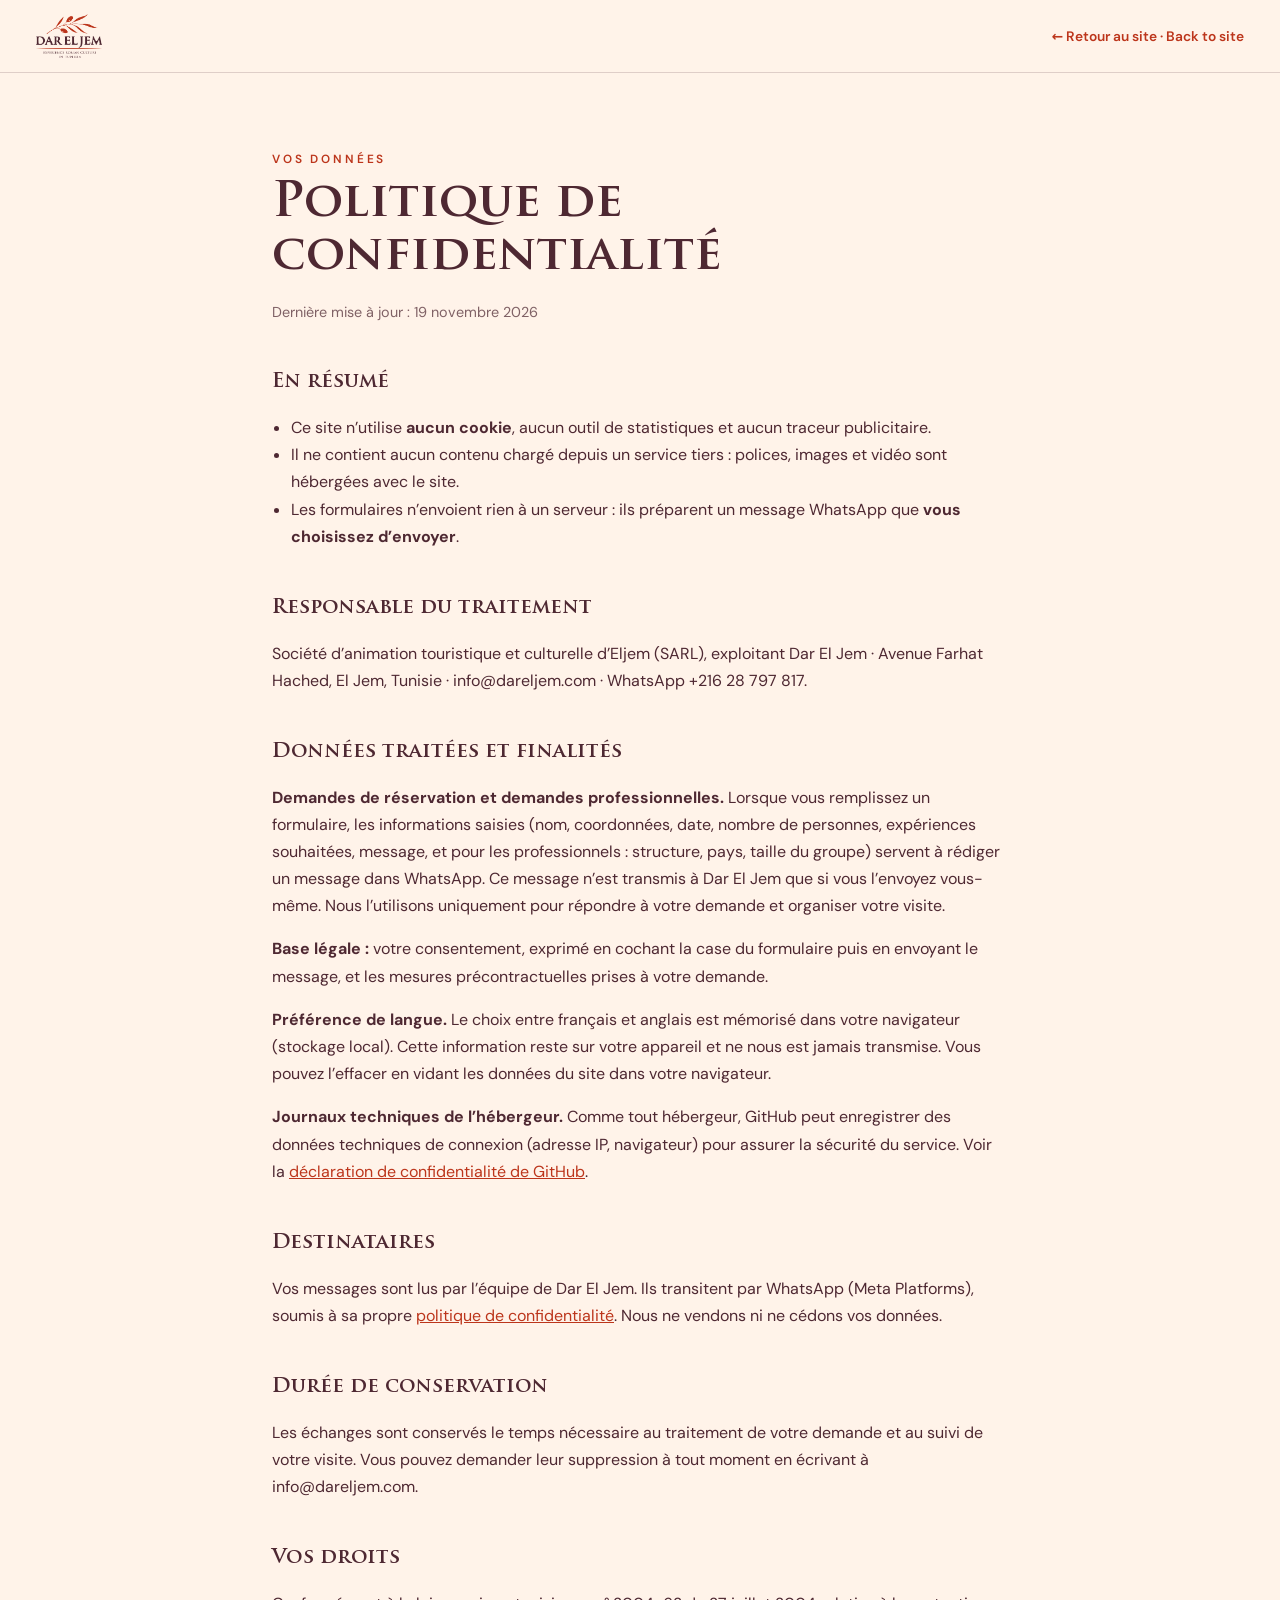
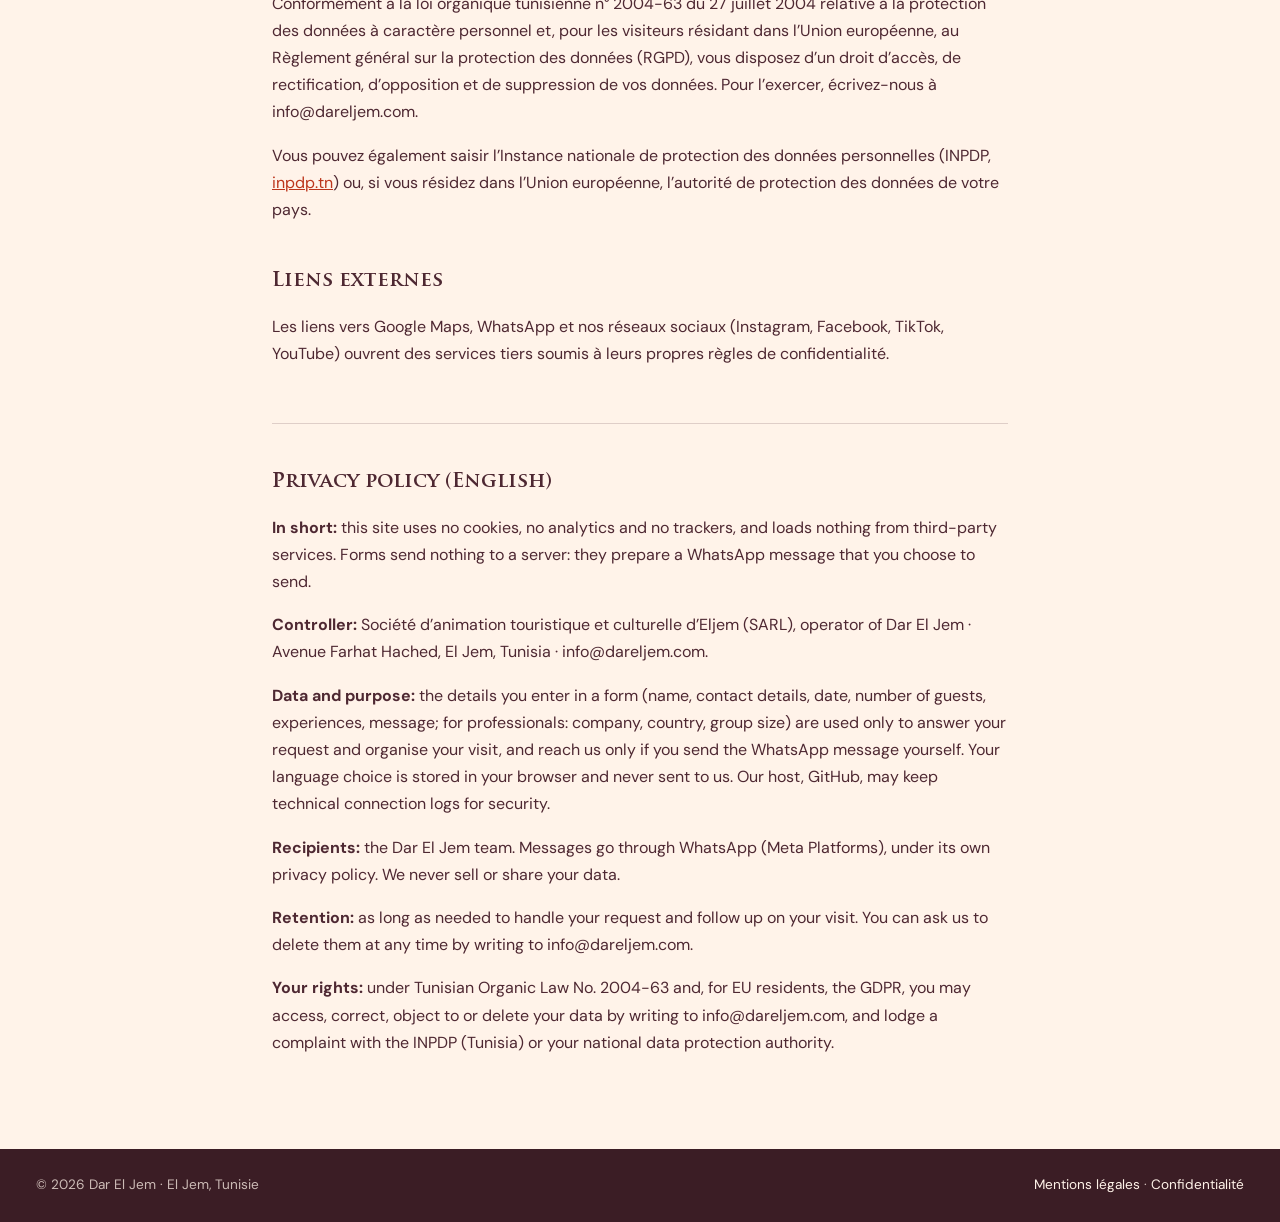
<file: confidentialite.html>
<!DOCTYPE html>
<html lang="fr" dir="ltr">
<head>
<meta charset="utf-8">
<meta name="viewport" content="width=device-width, initial-scale=1, viewport-fit=cover">
<meta http-equiv="Content-Security-Policy" content="default-src 'self'; script-src 'self'; style-src 'self' 'unsafe-inline'; img-src 'self' data:; font-src 'self'; media-src 'self'; connect-src 'self'; object-src 'none'; base-uri 'self'; form-action 'self'; frame-src 'none'; manifest-src 'self'">
<meta name="referrer" content="strict-origin-when-cross-origin">
<title>Politique de confidentialité · Dar El Jem</title>
<meta name="description" content="Comment Dar El Jem traite les données personnelles des visiteurs de son site.">
<link rel="canonical" href="https://www.dareljem.com/confidentialite.html">
<meta name="theme-color" content="#4e2832">
<link rel="icon" href="./favicon.ico" sizes="32x32">
<link rel="icon" href="./assets/icons/favicon.svg" type="image/svg+xml">
<link rel="apple-touch-icon" href="./assets/icons/apple-touch-icon.png">
<link rel="stylesheet" href="./assets/css/style.css">
<link rel="stylesheet" href="./assets/css/pages.css">
</head>
<body>
<a class="skip" href="#contenu">Aller au contenu</a>
<header class="lp-head"><div class="wrap">
  <a href="./index.html" aria-label="Dar El Jem, accueil"><img src="./assets/img/logo.png" alt="Dar El Jem" width="160" height="107"></a>
  <a class="back" href="./index.html">← Retour au site · Back to site</a>
</div></header>
<main id="contenu" class="wrap"><article class="lp">

<div class="kicker">Vos données</div>
<h1>Politique de confidentialité</h1>
<p class="updated">Dernière mise à jour : 19 novembre 2026</p>

<h2>En résumé</h2>
<ul>
  <li>Ce site n’utilise <strong>aucun cookie</strong>, aucun outil de statistiques et aucun traceur publicitaire.</li>
  <li>Il ne contient aucun contenu chargé depuis un service tiers : polices, images et vidéo sont hébergées avec le site.</li>
  <li>Les formulaires n’envoient rien à un serveur : ils préparent un message WhatsApp que <strong>vous choisissez d’envoyer</strong>.</li>
</ul>

<h2>Responsable du traitement</h2>
<p>Société d’animation touristique et culturelle d’Eljem (SARL), exploitant Dar El Jem · Avenue Farhat Hached, El Jem, Tunisie · info@dareljem.com · WhatsApp +216 28 797 817.</p>

<h2>Données traitées et finalités</h2>
<p><strong>Demandes de réservation et demandes professionnelles.</strong> Lorsque vous remplissez un formulaire, les informations saisies (nom, coordonnées, date, nombre de personnes, expériences souhaitées, message, et pour les professionnels : structure, pays, taille du groupe) servent à rédiger un message dans WhatsApp. Ce message n’est transmis à Dar El Jem que si vous l’envoyez vous-même. Nous l’utilisons uniquement pour répondre à votre demande et organiser votre visite.</p>
<p><strong>Base légale :</strong> votre consentement, exprimé en cochant la case du formulaire puis en envoyant le message, et les mesures précontractuelles prises à votre demande.</p>
<p><strong>Préférence de langue.</strong> Le choix entre français et anglais est mémorisé dans votre navigateur (stockage local). Cette information reste sur votre appareil et ne nous est jamais transmise. Vous pouvez l’effacer en vidant les données du site dans votre navigateur.</p>
<p><strong>Journaux techniques de l’hébergeur.</strong> Comme tout hébergeur, GitHub peut enregistrer des données techniques de connexion (adresse IP, navigateur) pour assurer la sécurité du service. Voir la <a href="https://docs.github.com/fr/site-policy/privacy-policies/github-general-privacy-statement" target="_blank" rel="noopener">déclaration de confidentialité de GitHub</a>.</p>

<h2>Destinataires</h2>
<p>Vos messages sont lus par l’équipe de Dar El Jem. Ils transitent par WhatsApp (Meta Platforms), soumis à sa propre <a href="https://www.whatsapp.com/legal/privacy-policy" target="_blank" rel="noopener">politique de confidentialité</a>. Nous ne vendons ni ne cédons vos données.</p>

<h2>Durée de conservation</h2>
<p>Les échanges sont conservés le temps nécessaire au traitement de votre demande et au suivi de votre visite. Vous pouvez demander leur suppression à tout moment en écrivant à info@dareljem.com.</p>

<h2>Vos droits</h2>
<p>Conformément à la loi organique tunisienne n° 2004-63 du 27 juillet 2004 relative à la protection des données à caractère personnel et, pour les visiteurs résidant dans l’Union européenne, au Règlement général sur la protection des données (RGPD), vous disposez d’un droit d’accès, de rectification, d’opposition et de suppression de vos données. Pour l’exercer, écrivez-nous à info@dareljem.com.</p>
<p>Vous pouvez également saisir l’Instance nationale de protection des données personnelles (INPDP, <a href="https://www.inpdp.tn" target="_blank" rel="noopener">inpdp.tn</a>) ou, si vous résidez dans l’Union européenne, l’autorité de protection des données de votre pays.</p>

<h2>Liens externes</h2>
<p>Les liens vers Google Maps, WhatsApp et nos réseaux sociaux (Instagram, Facebook, TikTok, YouTube) ouvrent des services tiers soumis à leurs propres règles de confidentialité.</p>

<hr>
<h2 lang="en">Privacy policy (English)</h2>
<div lang="en">
<p><strong>In short:</strong> this site uses no cookies, no analytics and no trackers, and loads nothing from third-party services. Forms send nothing to a server: they prepare a WhatsApp message that you choose to send.</p>
<p><strong>Controller:</strong> Société d’animation touristique et culturelle d’Eljem (SARL), operator of Dar El Jem · Avenue Farhat Hached, El Jem, Tunisia · info@dareljem.com.</p>
<p><strong>Data and purpose:</strong> the details you enter in a form (name, contact details, date, number of guests, experiences, message; for professionals: company, country, group size) are used only to answer your request and organise your visit, and reach us only if you send the WhatsApp message yourself. Your language choice is stored in your browser and never sent to us. Our host, GitHub, may keep technical connection logs for security.</p>
<p><strong>Recipients:</strong> the Dar El Jem team. Messages go through WhatsApp (Meta Platforms), under its own privacy policy. We never sell or share your data.</p>
<p><strong>Retention:</strong> as long as needed to handle your request and follow up on your visit. You can ask us to delete them at any time by writing to info@dareljem.com.</p>
<p><strong>Your rights:</strong> under Tunisian Organic Law No. 2004-63 and, for EU residents, the GDPR, you may access, correct, object to or delete your data by writing to info@dareljem.com, and lodge a complaint with the INPDP (Tunisia) or your national data protection authority.</p>
</div>

</article></main>
<footer class="lp-foot"><div class="wrap"><span>© 2026 Dar El Jem · El Jem, Tunisie</span><span><a href="./mentions-legales.html">Mentions légales</a> · <a href="./confidentialite.html">Confidentialité</a></span></div></footer>
</body>
</html>
</file>
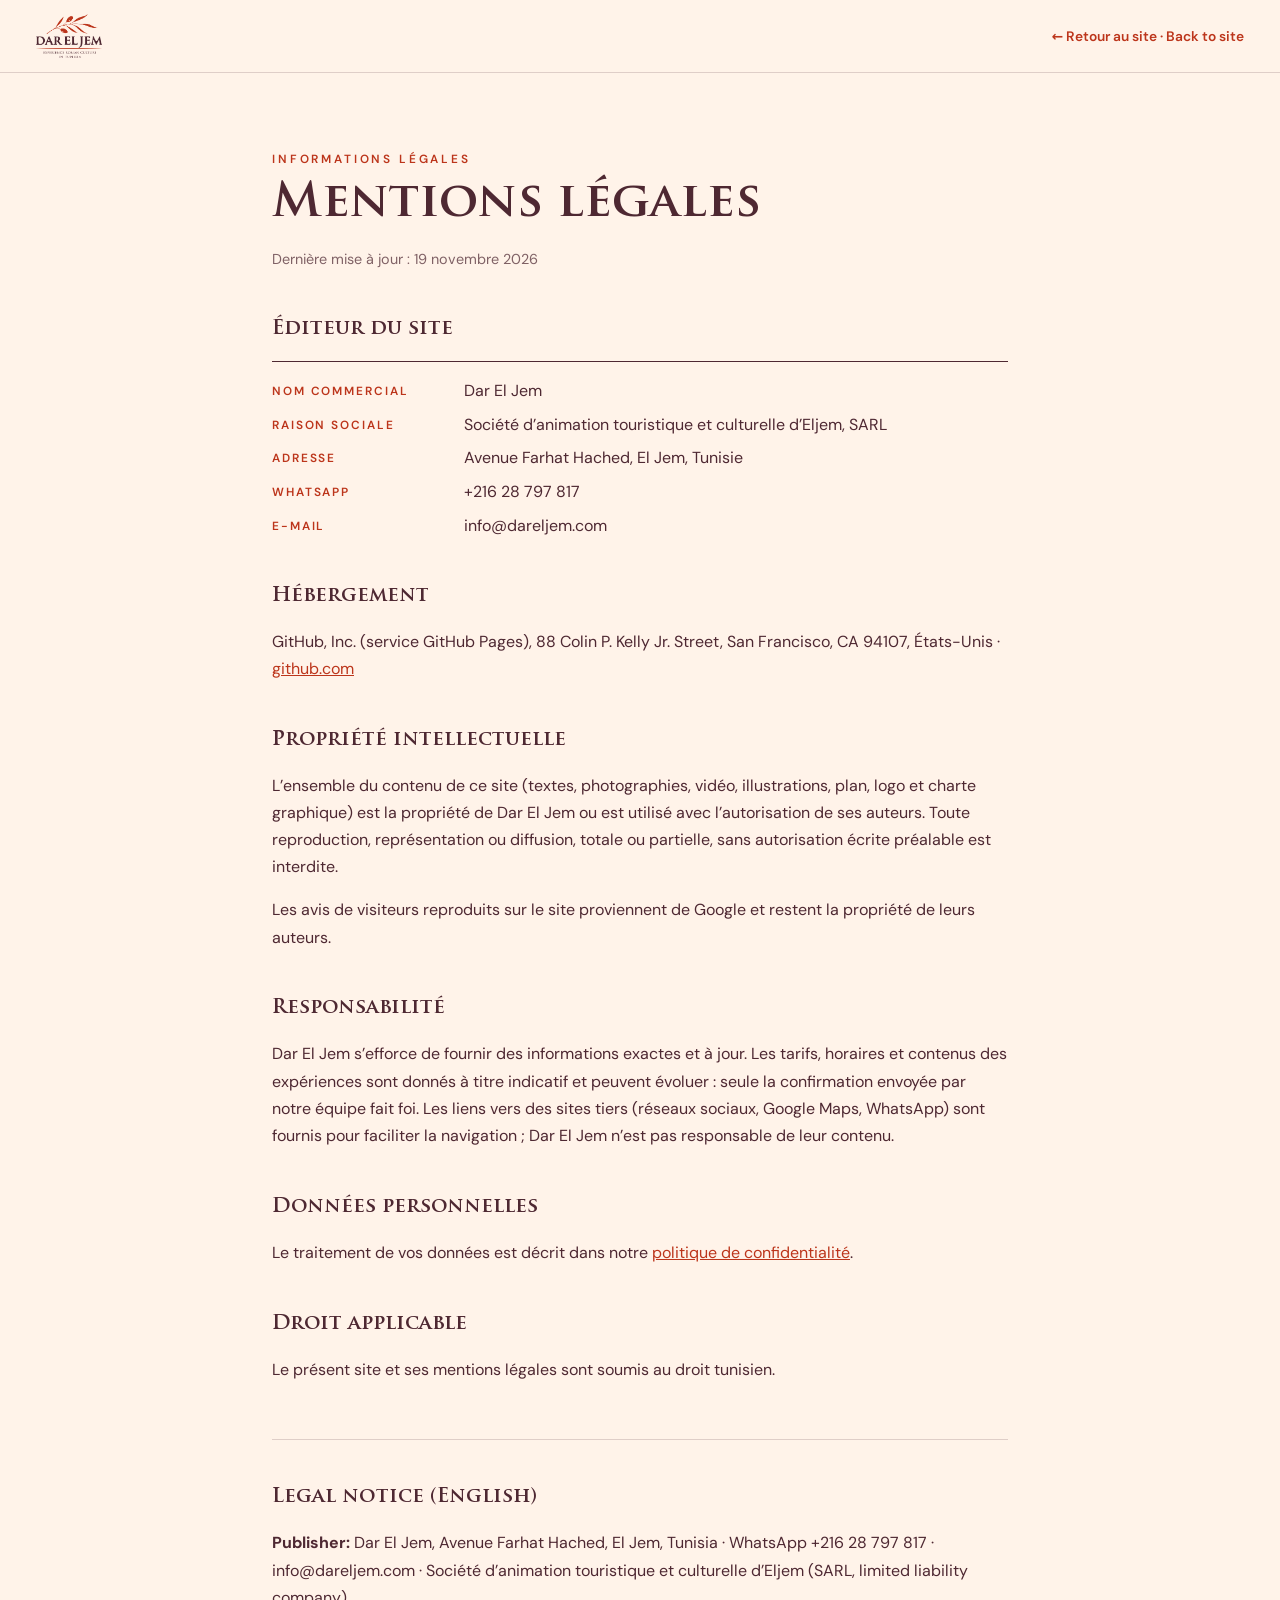
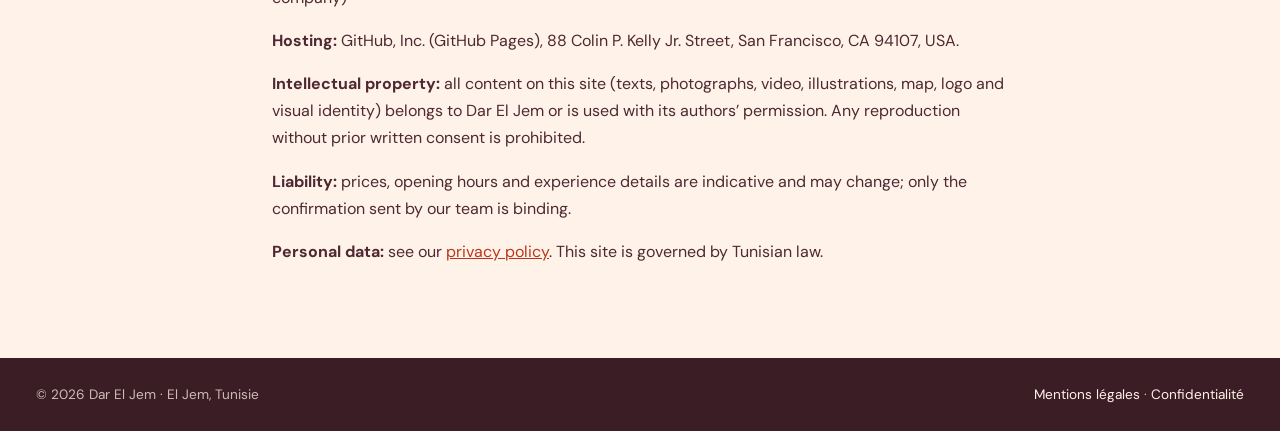
<file: mentions-legales.html>
<!DOCTYPE html>
<html lang="fr" dir="ltr">
<head>
<meta charset="utf-8">
<meta name="viewport" content="width=device-width, initial-scale=1, viewport-fit=cover">
<meta http-equiv="Content-Security-Policy" content="default-src 'self'; script-src 'self'; style-src 'self' 'unsafe-inline'; img-src 'self' data:; font-src 'self'; media-src 'self'; connect-src 'self'; object-src 'none'; base-uri 'self'; form-action 'self'; frame-src 'none'; manifest-src 'self'">
<meta name="referrer" content="strict-origin-when-cross-origin">
<title>Mentions légales · Dar El Jem</title>
<meta name="description" content="Mentions légales du site de Dar El Jem, centre d’animation dédié à la culture romaine à El Jem, Tunisie.">
<link rel="canonical" href="https://www.dareljem.com/mentions-legales.html">
<meta name="theme-color" content="#4e2832">
<link rel="icon" href="./favicon.ico" sizes="32x32">
<link rel="icon" href="./assets/icons/favicon.svg" type="image/svg+xml">
<link rel="apple-touch-icon" href="./assets/icons/apple-touch-icon.png">
<link rel="stylesheet" href="./assets/css/style.css">
<link rel="stylesheet" href="./assets/css/pages.css">
</head>
<body>
<a class="skip" href="#contenu">Aller au contenu</a>
<header class="lp-head"><div class="wrap">
  <a href="./index.html" aria-label="Dar El Jem, accueil"><img src="./assets/img/logo.png" alt="Dar El Jem" width="160" height="107"></a>
  <a class="back" href="./index.html">← Retour au site · Back to site</a>
</div></header>
<main id="contenu" class="wrap"><article class="lp">

<div class="kicker">Informations légales</div>
<h1>Mentions légales</h1>
<p class="updated">Dernière mise à jour : 19 novembre 2026</p>

<h2>Éditeur du site</h2>
<dl>
  <dt>Nom commercial</dt><dd>Dar El Jem</dd>
  <dt>Raison sociale</dt><dd>Société d’animation touristique et culturelle d’Eljem, SARL</dd>
  <dt>Adresse</dt><dd>Avenue Farhat Hached, El Jem, Tunisie</dd>
  <dt>WhatsApp</dt><dd>+216 28 797 817</dd>
  <dt>E-mail</dt><dd>info@dareljem.com</dd>
</dl>

<h2>Hébergement</h2>
<p>GitHub, Inc. (service GitHub Pages), 88 Colin P. Kelly Jr. Street, San Francisco, CA 94107, États-Unis · <a href="https://github.com" target="_blank" rel="noopener">github.com</a></p>

<h2>Propriété intellectuelle</h2>
<p>L’ensemble du contenu de ce site (textes, photographies, vidéo, illustrations, plan, logo et charte graphique) est la propriété de Dar El Jem ou est utilisé avec l’autorisation de ses auteurs. Toute reproduction, représentation ou diffusion, totale ou partielle, sans autorisation écrite préalable est interdite.</p>
<p>Les avis de visiteurs reproduits sur le site proviennent de Google et restent la propriété de leurs auteurs.</p>

<h2>Responsabilité</h2>
<p>Dar El Jem s’efforce de fournir des informations exactes et à jour. Les tarifs, horaires et contenus des expériences sont donnés à titre indicatif et peuvent évoluer : seule la confirmation envoyée par notre équipe fait foi. Les liens vers des sites tiers (réseaux sociaux, Google Maps, WhatsApp) sont fournis pour faciliter la navigation ; Dar El Jem n’est pas responsable de leur contenu.</p>

<h2>Données personnelles</h2>
<p>Le traitement de vos données est décrit dans notre <a href="confidentialite.html">politique de confidentialité</a>.</p>

<h2>Droit applicable</h2>
<p>Le présent site et ses mentions légales sont soumis au droit tunisien.</p>

<hr>
<h2 lang="en">Legal notice (English)</h2>
<div lang="en">
<p><strong>Publisher:</strong> Dar El Jem, Avenue Farhat Hached, El Jem, Tunisia · WhatsApp +216 28 797 817 · info@dareljem.com · Société d’animation touristique et culturelle d’Eljem (SARL, limited liability company)</p>
<p><strong>Hosting:</strong> GitHub, Inc. (GitHub Pages), 88 Colin P. Kelly Jr. Street, San Francisco, CA 94107, USA.</p>
<p><strong>Intellectual property:</strong> all content on this site (texts, photographs, video, illustrations, map, logo and visual identity) belongs to Dar El Jem or is used with its authors’ permission. Any reproduction without prior written consent is prohibited.</p>
<p><strong>Liability:</strong> prices, opening hours and experience details are indicative and may change; only the confirmation sent by our team is binding.</p>
<p><strong>Personal data:</strong> see our <a href="confidentialite.html">privacy policy</a>. This site is governed by Tunisian law.</p>
</div>

</article></main>
<footer class="lp-foot"><div class="wrap"><span>© 2026 Dar El Jem · El Jem, Tunisie</span><span><a href="./mentions-legales.html">Mentions légales</a> · <a href="./confidentialite.html">Confidentialité</a></span></div></footer>
</body>
</html>
</file>
<file: assets/css/style.css>
/* Dar El Jem · feuille de style principale
   Polices hébergées sur le site (aucune requête vers un service tiers). */
@font-face{font-family:"Trajan Pro";src:url(../fonts/TrajanPro-Bold.woff2) format("woff2");font-weight:700;font-display:swap}
@font-face{font-family:"Cinzel";src:url(../fonts/cinzel-700-latin.woff2) format("woff2");font-weight:700;font-display:swap}
@font-face{font-family:"DM Sans";src:url(../fonts/dmsans-latin.woff2) format("woff2");font-weight:300 700;font-style:normal;font-display:swap;unicode-range:U+0000-00FF,U+0131,U+0152-0153,U+02BB-02BC,U+02C6,U+02DA,U+02DC,U+0304,U+0308,U+0329,U+2000-206F,U+20AC,U+2122,U+2191,U+2193,U+2212,U+2215,U+FEFF,U+FFFD}
@font-face{font-family:"DM Sans";src:url(../fonts/dmsans-latin-ext.woff2) format("woff2");font-weight:300 700;font-style:normal;font-display:swap;unicode-range:U+0100-02BA,U+02BD-02C5,U+02C7-02CC,U+02CE-02D7,U+02DD-02FF,U+1D00-1DBF,U+1E00-1E9F,U+1EF2-1EFF,U+2020,U+20A0-20AB,U+20AD-20C4,U+2113,U+2C60-2C7F,U+A720-A7FF}
@font-face{font-family:"DM Sans";src:url(../fonts/dmsans-italic-latin.woff2) format("woff2");font-weight:400;font-style:italic;font-display:swap;unicode-range:U+0000-00FF,U+0131,U+0152-0153,U+02BB-02BC,U+02C6,U+02DA,U+02DC,U+2000-206F,U+20AC,U+2122,U+2212}
@font-face{font-family:"DM Sans";src:url(../fonts/dmsans-italic-latin-ext.woff2) format("woff2");font-weight:400;font-style:italic;font-display:swap;unicode-range:U+0100-02BA,U+02BD-02C5,U+1E00-1E9F,U+2020,U+20A0-20AB,U+20AD-20C4}

:root{
  --beige:#fff3e9; --stone:#f7e4d2; --peche:#f9d1aa; --rouge:#bc351b; --rouge-d:#9c2a14;
  --pourpre:#4e2832; --olive-text:#3d6841; --pourpre-d:#3b1d25; --olive:#548258; --sauge:#afceaf;
  --ink:#4e2832; --ink-soft:rgba(78,40,50,.72); --line:rgba(78,40,50,.18); --on-dark:#fff3e9; --on-dark-soft:rgba(255,243,233,.74);
  --f-display:"Trajan Pro","Cinzel","Times New Roman",serif;
  --f-body:"DM Sans",system-ui,-apple-system,"Segoe UI",sans-serif;
  --gut:max(16px,env(safe-area-inset-left,0px));
  --gutr:max(16px,env(safe-area-inset-right,0px));
  --maxw:1240px; --nav-h:72px;
  color-scheme:light;
}
html{scroll-behavior:smooth;scroll-padding-top:calc(var(--nav-h) + 12px)}
body{margin:0;background:var(--beige);color:var(--ink);font-family:var(--f-body);font-size:16px;line-height:1.6;-webkit-font-smoothing:antialiased;overflow-x:hidden}
body::before{content:"";position:fixed;inset:0 0 auto;height:env(safe-area-inset-top,0px);z-index:60;background:var(--beige)}
img{display:block;max-width:100%}
a{color:inherit}
button{font:inherit;color:inherit}
:focus-visible{outline:2px solid var(--rouge);outline-offset:3px;border-radius:2px}
.wrap{max-width:var(--maxw);margin-inline:auto;padding-left:var(--gut);padding-right:var(--gutr)}
.sr{position:absolute;width:1px;height:1px;overflow:hidden;clip:rect(0 0 0 0);white-space:nowrap}

/* type */
.display{font-family:var(--f-display);font-weight:700;letter-spacing:.02em;line-height:1.05;text-wrap:balance}
.kicker{font-size:.74rem;font-weight:600;letter-spacing:.24em;text-transform:uppercase;color:var(--rouge)}
.h2{font-size:clamp(1.9rem,1.2rem + 2.6vw,3.2rem);color:var(--pourpre);margin-top:.6rem}
.lead{font-size:clamp(1.05rem,1rem + .3vw,1.2rem);color:var(--ink-soft);max-width:60ch}
.num{font-family:var(--f-display);color:var(--rouge);letter-spacing:.12em}

/* buttons */
.btn{display:inline-flex;align-items:center;gap:.6em;padding:.95em 1.5em;border-radius:999px;border:1px solid transparent;font-weight:600;font-size:.92rem;letter-spacing:.04em;text-decoration:none;cursor:pointer;transition:background .25s,color .25s,border-color .25s,transform .25s}
.btn:hover{transform:translateY(-1px)}
.btn-primary{background:var(--rouge);color:var(--beige)}
.btn-primary:hover{background:var(--rouge-d)}
.btn-ghost{border-color:currentColor;background:transparent}
.btn-ghost:hover{background:var(--pourpre);color:var(--beige);border-color:var(--pourpre)}
.btn svg{width:1.05em;height:1.05em}

/* ---------------- NAV ---------------- */
.nav{position:fixed;top:env(safe-area-inset-top,0px);left:0;right:0;z-index:50;transition:background .35s,box-shadow .35s}
.nav .wrap{height:var(--nav-h);display:flex;align-items:center;gap:1.5rem;max-width:none}
.nav.solid{background:rgba(255,243,233,.94);backdrop-filter:blur(10px);box-shadow:0 1px 0 var(--line)}
.brand{display:flex;align-items:center;flex:none}
.brand img{height:44px;width:auto}
.menu{display:flex;gap:1.6rem;margin-inline-start:auto;list-style:none;margin-block:0;padding:0}
.menu a{text-decoration:none;font-size:.88rem;font-weight:500;letter-spacing:.06em;padding-block:.4rem;position:relative}
.menu a::after{content:"";position:absolute;inset-inline:0;bottom:0;height:1px;background:var(--rouge);transform:scaleX(0);transition:transform .3s;transform-origin:left}
.menu a:hover::after,.menu a[aria-current=page]::after{transform:scaleX(1)}
.lang{display:flex;border:1px solid var(--line);border-radius:999px;padding:3px;gap:2px;background:rgba(255,243,233,.6)}
.lang button{border:0;background:none;border-radius:999px;padding:.32rem .62rem;font-size:.76rem;font-weight:600;letter-spacing:.06em;cursor:pointer;color:var(--ink-soft)}
.lang button[aria-pressed=true]{background:var(--pourpre);color:var(--beige)}
.nav .btn{padding:.7em 1.2em;font-size:.84rem}
.burger{display:none;margin-inline-start:auto;width:44px;height:44px;border:1px solid var(--line);border-radius:50%;background:rgba(255,243,233,.7);cursor:pointer;align-items:center;justify-content:center}
.burger span{display:block;width:18px;height:1.5px;background:var(--pourpre);position:relative}
.burger span::before,.burger span::after{content:"";position:absolute;left:0;width:18px;height:1.5px;background:var(--pourpre)}
.burger span::before{top:-6px}.burger span::after{top:6px}
.drawer{position:fixed;inset:0;z-index:70;background:var(--pourpre);color:var(--beige);display:flex;flex-direction:column;padding:calc(env(safe-area-inset-top,0px) + 20px) var(--gutr) calc(env(safe-area-inset-bottom,0px) + 28px) var(--gut);transform:translateY(-100%);transition:transform .45s cubic-bezier(.7,0,.2,1);visibility:hidden}
.drawer.open{transform:none;visibility:visible}
.drawer .top{display:flex;justify-content:space-between;align-items:center}
.drawer .top img{height:42px}
.drawer .close{width:44px;height:44px;border-radius:50%;border:1px solid rgba(255,243,233,.35);background:none;color:var(--beige);font-size:1.4rem;cursor:pointer}
.drawer ul{list-style:none;padding:0;margin:2.5rem 0 auto;display:grid;gap:.4rem}
.drawer ul a{font-family:var(--f-display);font-size:1.7rem;text-decoration:none;display:flex;gap:1rem;align-items:baseline;padding:.4rem 0;border-bottom:1px solid rgba(255,243,233,.14)}
.drawer ul a small{font-family:var(--f-display);font-size:.8rem;color:var(--peche)}
.drawer .lang{background:none;border-color:rgba(255,243,233,.3);align-self:flex-start;margin-bottom:1.2rem}
.drawer .lang button{color:var(--on-dark-soft)}
.drawer .lang button[aria-pressed=true]{background:var(--beige);color:var(--pourpre)}

/* ---------------- HERO (scroll through the arch) ---------------- */
.hero{position:relative;height:230vh;background:var(--pourpre-d)}
.hero .stage{position:sticky;top:0;height:100vh;height:100svh;overflow:hidden}
.hero .scene{position:absolute;inset:0}
.hero .scene .slides img{position:absolute;inset:0;width:100%;height:100%;object-fit:cover;opacity:0;animation:kb 24s linear infinite}
.hero .scene .slides img:nth-child(1){opacity:1;animation-delay:-1s}
.hero .scene .slides img:nth-child(2){animation-delay:5s}
.hero .scene .slides img:nth-child(3){animation-delay:11s}
.hero .scene .slides img:nth-child(4){animation-delay:17s}
@keyframes kb{0%{opacity:0;transform:scale(1.12)}4%{opacity:1}25%{opacity:1}30%{opacity:0;transform:scale(1.02)}100%{opacity:0}}
.hero .scene .vid{display:none;position:absolute;inset:0}
@media (max-width:860px),(orientation:portrait){.hero .scene .slides{display:none}.hero .scene .vid{display:block}}
.hero .scene .blur{position:absolute;inset:-40px;width:calc(100% + 80px);height:calc(100% + 80px);object-fit:cover;filter:saturate(1.1) brightness(.8)}
.hero .scene video{position:absolute;left:50%;top:0;height:100%;width:auto;max-width:none;aspect-ratio:9/16;transform:translateX(-50%);object-fit:cover;box-shadow:0 0 120px 40px rgba(59,29,37,.45)}
.hero .scene::after{content:"";position:absolute;inset:0;background:radial-gradient(ellipse at 50% 60%,transparent 30%,rgba(59,29,37,.55) 100%)}
.lamp{position:absolute;inset:0;background:#120709;animation:lamp 2.4s .3s cubic-bezier(.4,0,.2,1) forwards;pointer-events:none}
@keyframes lamp{0%{opacity:1}55%{opacity:.55}62%{opacity:.7}100%{opacity:0}}
.wall{position:absolute;inset:0;width:100%;height:100%}
.hero-copy{position:absolute;inset:0;pointer-events:none;display:grid;grid-template-columns:1fr minmax(0,var(--arch-w)) 1fr;align-items:end;align-content:center;padding-top:var(--nav-h);--arch-w:400px}
.hero-copy > *{pointer-events:auto}
.hc-left{grid-column:1;padding-inline:var(--gut) 2.5vw;justify-self:end;max-width:30rem;text-align:end}
.hc-right{grid-column:3;padding-inline:2.5vw var(--gutr);justify-self:start;max-width:30rem}
.htitle{font-size:clamp(2.2rem,1rem + 3.4vw,4.6rem);color:var(--pourpre);margin:.8rem 0 0}
.htitle em{font-style:normal;color:var(--rouge)}
.rise{opacity:0;transform:translateY(14px);animation:rise .9s cubic-bezier(.2,.7,.2,1) forwards}
@keyframes rise{to{opacity:1;transform:none}}
.cue{position:absolute;bottom:calc(22px + env(safe-area-inset-bottom,0px));left:50%;transform:translateX(-50%);display:flex;flex-direction:column;align-items:center;gap:.6rem;font-size:.7rem;letter-spacing:.24em;text-transform:uppercase;color:var(--beige);text-shadow:0 1px 8px rgba(0,0,0,.4)}
.cue i{width:1px;height:42px;background:linear-gradient(var(--beige),transparent);animation:cue 1.8s ease-in-out infinite}
@keyframes cue{0%{transform:scaleY(0);transform-origin:top}50%{transform:scaleY(1);transform-origin:top}51%{transform-origin:bottom}100%{transform:scaleY(0);transform-origin:bottom}}
.reveal-cap{position:absolute;left:0;right:0;bottom:12vh;text-align:center;color:var(--beige);opacity:0;padding-inline:var(--gut) var(--gutr)}
.reveal-cap p{font-family:var(--f-display);font-size:clamp(1.4rem,1rem + 2vw,2.6rem);line-height:1.2;max-width:22ch;margin:0 auto;text-wrap:balance;text-shadow:0 2px 24px rgba(0,0,0,.35)}
.reveal-cap .kicker{color:var(--peche)}

/* ---------------- SECTIONS ---------------- */
section{position:relative}
.band{padding-block:clamp(4.5rem,8vw,8rem)}
.band.dark{background:var(--pourpre);color:var(--on-dark)}
.band.dark .h2{color:var(--beige)}
.band.dark .lead{color:var(--on-dark-soft)}
.band.dark .kicker{color:var(--peche)}
.band.stone{background:var(--stone)}
.sec-head{display:grid;gap:.4rem;margin-bottom:clamp(2rem,4vw,3.4rem)}
.sec-head.split{grid-template-columns:1fr 1fr;align-items:end;gap:2rem}

/* intro */
.manifesto{display:grid;grid-template-columns:1.25fr 1fr;gap:clamp(2rem,5vw,5rem);align-items:center}
.manifesto .display{font-size:clamp(1.7rem,1rem + 2.2vw,2.8rem);color:var(--pourpre)}
.manifesto .display em{font-style:normal;color:var(--rouge)}
.manifesto .photo{position:relative;aspect-ratio:4/5;max-width:100%}
.manifesto .photo img{width:100%;height:100%;object-fit:cover;border-radius:200px 200px 4px 4px}
.manifesto .photo::after{content:"";position:absolute;inset:-12px;border:1px solid var(--rouge);border-radius:212px 212px 8px 8px;opacity:.5;pointer-events:none}
.unesco-card{display:grid;grid-template-columns:64px 1fr;gap:1.2rem;align-items:start;margin-top:2.4rem;padding-top:1.4rem;border-top:1px solid var(--pourpre);max-width:36rem}
.unesco-card img{width:64px;height:64px}
.unesco-card b{display:block;font-size:.74rem;font-weight:600;letter-spacing:.2em;text-transform:uppercase;color:var(--rouge);line-height:1.3}
.unesco-card p{margin:.45rem 0 0;font-size:.98rem;line-height:1.55;color:var(--ink)}

/* ---------------- MAP ---------------- */
.mapgrid{display:grid;grid-template-columns:minmax(0,1fr) 340px;gap:2rem;align-items:start}
.map{position:relative;aspect-ratio:1095/1000;max-width:100%;border-radius:6px;overflow:hidden;background:var(--beige);box-shadow:0 30px 60px -30px rgba(59,29,37,.35),0 0 0 1px var(--line)}
.map > img{width:100%;height:100%;object-fit:cover}
.pin{position:absolute;transform:translate(-50%,-100%);width:clamp(26px,3.2vw,40px);aspect-ratio:30/44;border:0;background:none;padding:0;cursor:pointer;transition:transform .25s;filter:drop-shadow(0 4px 4px rgba(59,29,37,.25))}
.pin svg{width:100%;height:100%;overflow:visible}
.pin:hover,.pin.hl,.pin:focus-visible{transform:translate(-50%,-100%) scale(1.22)}
.pin .tip{position:absolute;bottom:105%;left:50%;transform:translateX(-50%) translateY(4px);white-space:nowrap;background:var(--pourpre);color:var(--beige);font-size:.75rem;font-weight:600;padding:.35rem .6rem;border-radius:4px;opacity:0;pointer-events:none;transition:opacity .2s,transform .2s}
.pin:hover .tip,.pin.hl .tip,.pin:focus-visible .tip{opacity:1;transform:translateX(-50%)}
.pin::before{content:"";position:absolute;left:50%;top:38%;width:100%;aspect-ratio:1;border-radius:50%;transform:translate(-50%,-50%);border:2px solid var(--rouge);opacity:0;animation:ping 2.6s ease-out infinite}
.pin.sec::before{display:none}
.pin.gift{width:clamp(20px,2.2vw,28px);aspect-ratio:1;transform:translate(-50%,-50%);z-index:3;filter:drop-shadow(0 2px 3px rgba(59,29,37,.35))}
.pin.gift:hover,.pin.gift:focus-visible{transform:translate(-50%,-50%) scale(1.2)}
.pin.gift::before{display:none}
.pin.gift b{display:grid;place-items:center;width:100%;height:100%;border-radius:50%;background:var(--olive);color:var(--beige);border:2px solid var(--beige);font-size:.95rem;font-weight:700}
@keyframes ping{0%{opacity:.6;transform:translate(-50%,-50%) scale(.6)}100%{opacity:0;transform:translate(-50%,-50%) scale(1.9)}}
.mlabel{position:absolute;font-size:clamp(.5rem,.35rem + .45vw,.72rem);font-weight:600;letter-spacing:.18em;text-transform:uppercase;color:var(--rouge);white-space:nowrap;pointer-events:none}
.mlabel.ribbon{transform:translate(-50%,-50%);font-family:var(--f-display);letter-spacing:.12em;color:var(--pourpre);background:var(--beige);border:1px solid var(--pourpre);padding:.35em .9em;box-shadow:-7px 4px 0 -2px var(--peche),7px 4px 0 -2px var(--peche)}
.mlabel.muted{color:var(--ink-soft);transform:translate(0,-50%)}
.mlabel.end{transform:translate(-100%,-50%)}
.mapside{display:grid;gap:.2rem}
.mapside .hint{font-size:.85rem;color:var(--ink-soft);display:flex;gap:.6rem;align-items:center;margin-bottom:.8rem}
.mapside .hint svg{width:22px;flex:none}
.mrow{display:grid;grid-template-columns:2.4rem 1fr auto;gap:.6rem;align-items:center;text-align:start;padding:.85rem .2rem;border:0;border-bottom:1px solid var(--line);background:none;cursor:pointer;width:100%;transition:background .2s,padding .2s}
.mrow:hover,.mrow.hl{background:rgba(249,209,170,.35);padding-inline:.6rem}
.mrow .num{font-size:.9rem}
.mrow b{display:block;font-weight:600;font-size:.98rem}
.mrow small{display:block;color:var(--ink-soft);font-size:.8rem}
.mrow .go{color:var(--rouge);font-size:1.1rem}
.mapside .also{margin-top:1rem;font-size:.82rem;color:var(--ink-soft);display:grid;gap:.4rem}
.mapside .also span{display:flex;gap:.5rem;align-items:center}
.mapside .also i.plus{background:var(--olive);font-family:var(--f-body);font-size:.9rem}
.mapside .also i{display:inline-grid;place-items:center;width:20px;height:20px;border-radius:50%;background:var(--pourpre);color:var(--beige);font-style:normal;font-family:var(--f-display);font-size:.62rem}

/* ---------------- EXPERIENCES ---------------- */
.xgrid{display:grid;grid-template-columns:repeat(6,1fr);gap:clamp(1rem,2vw,1.8rem)}
.xgrid .xcard{grid-column:span 2}
.xgrid .xcard:nth-child(4){grid-column:2 / span 2}
.bonus{margin-top:clamp(2rem,4vw,3rem);display:flex;align-items:center;gap:1.2rem;padding:1.1rem 1.4rem;border:1px dashed var(--olive);border-radius:6px;max-width:44rem;margin-inline:auto}
.bonus img{width:72px;height:72px;object-fit:cover;border-radius:50%;flex:none}
.bonus .tag{font-size:.68rem;font-weight:700;letter-spacing:.18em;text-transform:uppercase;color:var(--olive-text)}
.bonus p{margin:.2rem 0 0;font-size:.96rem}
.xcard{position:relative;display:flex;flex-direction:column;border:0;padding:0;background:none;text-align:start;cursor:pointer;color:inherit}
.xcard .ph{position:relative;aspect-ratio:4/5;overflow:hidden;border-radius:4px;max-width:100%}
.xcard .ph img{width:100%;height:100%;object-fit:cover;transition:transform 1.2s cubic-bezier(.2,.7,.2,1)}
.xcard:hover .ph img{transform:scale(1.06)}
.xcard .ph::after{content:"";position:absolute;inset:0;background:linear-gradient(180deg,transparent 45%,rgba(59,29,37,.82))}
.xcard .ph .ic{position:absolute;top:14px;inset-inline-start:14px;width:46px;height:46px;z-index:1}
.xcard .ph .over{position:absolute;inset-inline:18px;bottom:16px;z-index:1;color:var(--beige)}
.xcard .ph .over .num{color:var(--peche);font-size:.82rem}
.xcard .ph .over h3{font-family:var(--f-display);font-size:1.45rem;line-height:1.1;margin:.3rem 0 0}
.xcard .meta{display:flex;justify-content:space-between;gap:1rem;padding:.9rem .1rem 0;font-size:.86rem;border-bottom:1px solid var(--line);padding-bottom:.8rem}
.xcard .meta span:first-child{color:var(--ink-soft)}
.xcard .meta b{font-weight:600;color:var(--rouge)}
.xcard p{margin:.7rem .1rem 0;font-size:.94rem;color:var(--ink-soft)}
.xcard .more{margin:.6rem .1rem 0;font-size:.82rem;font-weight:600;letter-spacing:.08em;color:var(--pourpre);display:inline-flex;gap:.4rem;align-items:center}

/* ---------------- ITINERARIES ---------------- */

/* tiers table (expérience II) + extra block */
.tiers{border-top:1px solid var(--pourpre)}
.tiers .tr{display:grid;grid-template-columns:1fr .8fr 1.4fr;gap:.8rem;padding:.75rem 0;border-bottom:1px solid var(--line);font-size:.94rem;align-items:baseline}
.tiers .th{font-size:.66rem;font-weight:600;letter-spacing:.18em;text-transform:uppercase;color:var(--ink-soft);padding:.6rem 0}
.tiers b{font-family:var(--f-display);color:var(--rouge);font-weight:700}
.keys.two{grid-template-columns:1fr 1fr}
.extra{background:var(--stone);border-inline-start:2px solid var(--rouge);padding:.9rem 1rem;border-radius:4px}
.extra h4{margin-bottom:.35rem}
.extra p{margin:0;font-size:.92rem}
.article .body p.aside{font-size:.95rem;font-style:italic;color:var(--ink-soft)}

/* ---------------- TESTIMONIALS ---------------- */
.score{display:flex;flex-wrap:wrap;align-items:center;gap:.4rem 1rem;justify-self:end;color:var(--on-dark-soft);font-size:.95rem}
.score b{font-family:var(--f-display);font-size:1.6rem;color:var(--beige)}
.stars{color:var(--peche);letter-spacing:.15em;font-size:1.1rem}
.quotes{display:grid;grid-template-columns:repeat(3,1fr);gap:clamp(1rem,2vw,1.8rem)}
.quote{margin:0;display:flex;flex-direction:column;gap:1.2rem;padding:1.8rem 1.6rem;border:1px solid rgba(255,243,233,.18);border-radius:6px;position:relative}
.quote::before{content:"\201C";position:absolute;top:-.2rem;inset-inline-end:1.2rem;font-family:var(--f-display);font-size:5rem;line-height:1;color:var(--rouge);opacity:.7}
.quote .stars{font-size:.9rem}
.quote .trad{font-size:.74rem;font-style:italic;color:var(--on-dark-soft);margin-top:-.6rem}
.quote blockquote{margin:0;font-size:1.04rem;line-height:1.6;color:var(--beige)}
.quote figcaption{margin-top:auto;display:flex;align-items:center;gap:.8rem;font-size:.85rem;color:var(--on-dark-soft)}
.quote figcaption i{width:38px;height:38px;border-radius:50%;display:grid;place-items:center;background:var(--rouge);color:var(--beige);font-style:normal;font-family:var(--f-display);font-size:.9rem;flex:none}
.quote figcaption b{display:block;color:var(--beige);font-weight:600}
.quote .exp{font-size:.7rem;font-weight:600;letter-spacing:.16em;text-transform:uppercase;color:var(--peche)}

/* ---------------- BOOKING ---------------- */
.booking{display:grid;grid-template-columns:1fr 1.25fr;gap:clamp(2rem,5vw,5rem);align-items:start}
.contact-list{display:grid;gap:.2rem;margin-top:2rem;border-top:1px solid rgba(255,243,233,.25)}
.contact-list div{display:grid;grid-template-columns:7.5rem 1fr;gap:1rem;padding:.9rem 0;border-bottom:1px solid rgba(255,243,233,.18);align-items:baseline}
.contact-list .t{font-size:.7rem;font-weight:600;letter-spacing:.2em;text-transform:uppercase;color:var(--peche)}
.contact-list .v{font-size:1.05rem;user-select:all;direction:ltr;text-align:start;unicode-bidi:isolate}
.steps3{display:grid;gap:1rem;margin-top:2.2rem;counter-reset:s}
.steps3 li{list-style:none;display:grid;grid-template-columns:2.2rem 1fr;gap:.8rem;color:var(--on-dark-soft);font-size:.94rem}
.steps3 li::before{counter-increment:s;content:counter(s,upper-roman);font-family:var(--f-display);color:var(--peche);font-size:.95rem;padding-top:.1rem}
.steps3{padding:0}
#reserver .steps3 li::before{color:var(--rouge)}
.form{background:var(--beige);color:var(--ink);border-radius:8px;padding:clamp(1.4rem,3vw,2.4rem);box-shadow:0 40px 80px -40px rgba(0,0,0,.5)}
.form h3{font-family:var(--f-display);font-size:1.4rem;margin:0 0 .3rem;color:var(--pourpre)}
.form .sub{font-size:.88rem;color:var(--ink-soft);margin:0 0 1.4rem}
.fgrid{display:grid;grid-template-columns:1fr 1fr;gap:1rem 1rem}
.fgrid .full{grid-column:1/-1}
.field{display:grid;gap:.35rem;min-width:0}
.field > label,.field > legend{font-size:.74rem;font-weight:600;letter-spacing:.12em;text-transform:uppercase;color:var(--ink-soft)}
.field input,.field select,.field textarea{width:100%;font:inherit;font-size:.96rem;color:var(--ink);background:#fffaf5;border:1px solid var(--line);border-radius:6px;padding:.75rem .85rem;transition:border-color .2s,box-shadow .2s}
.field textarea{min-height:96px;resize:vertical}
.field input:focus,.field select:focus,.field textarea:focus{outline:none;border-color:var(--rouge);box-shadow:0 0 0 3px rgba(188,53,27,.14)}
fieldset.field{border:0;padding:0;margin:0}
.chips{display:flex;flex-wrap:wrap;gap:.45rem}
.chip{position:relative}
.chip input{position:absolute;opacity:0;inset:0;cursor:pointer}
.chip span{display:inline-flex;gap:.4rem;align-items:center;border:1px solid var(--line);border-radius:999px;padding:.45rem .8rem;font-size:.85rem;background:#fffaf5;transition:all .2s}
.chip span b{font-family:var(--f-display);font-size:.68rem;color:var(--rouge)}
.chip input:checked + span{background:var(--pourpre);border-color:var(--pourpre);color:var(--beige)}
.chip input:checked + span b{color:var(--peche)}
.chip input:focus-visible + span{outline:2px solid var(--rouge);outline-offset:2px}
.stepper{display:flex;align-items:center;border:1px solid var(--line);border-radius:6px;background:#fffaf5;overflow:hidden}
.stepper button{width:42px;height:44px;border:0;background:none;cursor:pointer;font-size:1.1rem;color:var(--pourpre)}
.stepper input{border:0;text-align:center;background:none;padding:.6rem 0;-moz-appearance:textfield}
.stepper input::-webkit-inner-spin-button{display:none}
.consent{display:flex;gap:.6rem;align-items:flex-start;font-size:.82rem;color:var(--ink-soft)}
.consent input{margin-top:.25rem;accent-color:var(--rouge)}
.form .actions{display:flex;flex-wrap:wrap;gap:1rem;align-items:center;justify-content:space-between;margin-top:1.4rem}
.form .note{font-size:.76rem;color:var(--ink-soft);max-width:30ch}
.err{color:var(--rouge);font-size:.78rem;min-height:0}
.success{display:none;text-align:center;padding:2rem .5rem}
.success svg{width:64px;margin:0 auto 1rem}
.success h3{font-size:1.6rem}
.success .wa-open{margin:0 0 1rem}
.success .wa-open svg,.form button[type=submit] svg:first-child{width:1.15em;height:1.15em}
.form.done form{display:none}
.form.done .success{display:block}

/* ---------------- INFOS / FAQ ---------------- */
.infos{display:grid;grid-template-columns:1fr 1fr;gap:clamp(2rem,5vw,5rem)}
.ilist{display:grid;border-top:1px solid var(--pourpre)}
.ilist div{display:grid;grid-template-columns:9rem 1fr;gap:1rem;padding:1.1rem 0;border-bottom:1px solid var(--line)}
.ilist dt{font-size:.72rem;font-weight:600;letter-spacing:.2em;text-transform:uppercase;color:var(--rouge);padding-top:.2rem}
.ilist dd{margin:0}
.ilist dd a{color:var(--rouge);font-weight:600}
details{border-bottom:1px solid var(--line)}
details:first-of-type{border-top:1px solid var(--pourpre)}
summary{list-style:none;cursor:pointer;display:flex;justify-content:space-between;gap:1rem;padding:1.15rem 0;font-weight:600;font-size:1.02rem}
summary::-webkit-details-marker{display:none}
summary::after{content:"+";font-family:var(--f-display);color:var(--rouge);font-size:1.2rem;transition:transform .3s}
details[open] summary::after{transform:rotate(45deg)}
details p{margin:0 0 1.2rem;color:var(--ink-soft);max-width:60ch}

/* ---------------- CHRONICLES ---------------- */
.blog-grid{display:grid;grid-template-columns:repeat(3,1fr);gap:clamp(1rem,2vw,2rem)}
.rail{display:grid;grid-auto-flow:column;grid-auto-columns:calc((100% - 2 * clamp(1rem,2vw,2rem)) / 3);gap:clamp(1rem,2vw,2rem);overflow-x:auto;scroll-snap-type:x mandatory;scroll-behavior:smooth;scrollbar-width:none;padding-bottom:.4rem}
.rail::-webkit-scrollbar{display:none}
.rail .post{scroll-snap-align:start;min-width:0}
.rail-nav{display:flex;gap:.5rem;justify-content:flex-end;margin-top:1.2rem}
.rail-nav button{width:44px;height:44px;border-radius:50%;border:1px solid var(--line);background:var(--beige);cursor:pointer;color:var(--pourpre);font-size:1rem}
.rail-nav button:hover{border-color:var(--rouge);color:var(--rouge)}
@media (max-width:860px){.rail{grid-auto-columns:calc((100% - clamp(1rem,2vw,2rem)) / 2)}}
@media (max-width:560px){.rail{grid-auto-columns:82%}}
a.wa{display:inline-flex;align-items:center;gap:.45rem;color:var(--rouge);font-weight:600;text-decoration:none}
a.wa svg{width:20px;height:20px}
a.wa:hover span{text-decoration:underline}
.wa-hint{display:block;font-size:.78rem;color:var(--ink-soft)}
.post{display:flex;flex-direction:column;gap:.7rem;text-decoration:none;color:inherit;cursor:pointer;border:0;background:none;padding:0;text-align:start}
.post .ph{aspect-ratio:3/2;overflow:hidden;border-radius:4px;max-width:100%}
.post .ph img{width:100%;height:100%;object-fit:cover;transition:transform 1s}
.post:hover .ph img{transform:scale(1.05)}
.post .cat{font-size:.7rem;font-weight:600;letter-spacing:.2em;text-transform:uppercase;color:var(--olive-text)}
.post h3{font-family:var(--f-display);font-size:1.22rem;line-height:1.2;margin:0;color:var(--pourpre)}
.post p{margin:0;font-size:.92rem;color:var(--ink-soft)}
.post .rd{font-size:.78rem;color:var(--ink-soft)}
.cats{display:flex;flex-wrap:wrap;gap:.5rem;margin-bottom:2rem}
.cats button{border:1px solid var(--line);background:none;border-radius:999px;padding:.45rem .95rem;font-size:.84rem;cursor:pointer}
.cats button[aria-pressed=true]{background:var(--pourpre);color:var(--beige);border-color:var(--pourpre)}

/* page heads (blog / agencies / article) */
.phead{padding-top:calc(var(--nav-h) + clamp(3rem,7vw,6rem));padding-bottom:clamp(3rem,6vw,5rem)}
.phead.dark{background:var(--pourpre);color:var(--beige)}
.phead.dark .h2{color:var(--beige)}
.phead.dark .lead{color:var(--on-dark-soft)}
.phead.dark .kicker{color:var(--peche)}
.phead .h2{font-size:clamp(2.2rem,1.2rem + 3.6vw,4.4rem)}
.persona{display:grid;grid-template-columns:auto 1fr;gap:1.4rem;align-items:center;margin-top:2rem;max-width:44rem;padding:1.2rem 1.4rem;border:1px solid rgba(255,243,233,.25);border-radius:6px}
.persona img{width:70px;height:auto}
.persona p{margin:0;font-size:.95rem;color:var(--on-dark-soft)}
.persona b{color:var(--beige);font-weight:600}

/* article */
.article{max-width:46rem;margin-inline:auto}
.article .cover{aspect-ratio:16/9;border-radius:6px;overflow:hidden;margin:2rem 0 2.6rem;max-width:100%}
.article .cover img{width:100%;height:100%;object-fit:cover}
.article .body p{font-size:1.1rem;line-height:1.75;margin:0 0 1.3rem}
.article .body p:first-child::first-letter{font-family:var(--f-display);float:left;font-size:3.6rem;line-height:.85;padding:.3rem .6rem 0 0;color:var(--rouge)}
.article .body h3{font-family:var(--f-display);font-size:1.4rem;color:var(--pourpre);margin:2.4rem 0 1rem}
.article blockquote{margin:2.2rem 0;padding:0 0 0 1.4rem;border-inline-start:2px solid var(--rouge);font-family:var(--f-display);font-size:1.35rem;line-height:1.35;color:var(--pourpre)}
.article .byline{display:flex;gap:1rem;align-items:center;font-size:.86rem;color:var(--ink-soft);flex-wrap:wrap}
.article .figure{margin:2rem 0;display:grid;grid-template-columns:1fr 1fr;gap:.8rem}
.article .figure img{border-radius:4px;aspect-ratio:4/5;object-fit:cover;width:100%;max-width:100%}
.article .figure figcaption{grid-column:1/-1;font-size:.82rem;color:var(--ink-soft)}
.back{display:inline-flex;gap:.5rem;align-items:center;font-size:.86rem;font-weight:600;text-decoration:none;color:var(--rouge)}

/* agencies */
.pro-grid{display:grid;grid-template-columns:repeat(4,1fr);gap:0;border-top:1px solid var(--pourpre)}
.pro-grid div{padding:1.4rem 1.2rem 1.4rem 0}
.pro-grid div + div{border-inline-start:1px solid var(--line);padding-inline-start:1.2rem}
.pro-grid .num{font-size:.85rem}
.pro-grid h3{font-family:var(--f-display);font-size:1.1rem;margin:.5rem 0 .4rem;color:var(--pourpre)}
.pro-grid p{margin:0;font-size:.9rem;color:var(--ink-soft)}
.pro-split{display:grid;grid-template-columns:1fr 1.3fr;gap:clamp(2rem,5vw,5rem);align-items:start}
.pro-split .photo{aspect-ratio:3/4;border-radius:4px;overflow:hidden;max-width:100%}
.pro-split .photo img{width:100%;height:100%;object-fit:cover}

/* ---------------- SHEET (experience dialog) ---------------- */
.sheet{position:fixed;inset:0;z-index:80;display:flex;justify-content:flex-end;visibility:hidden}
.sheet.open{visibility:visible}
.sheet .scrim{position:absolute;inset:0;background:rgba(30,12,16,.55);opacity:0;transition:opacity .35s;border:0}
.sheet.open .scrim{opacity:1}
.panel{position:relative;width:min(640px,100%);height:100%;background:var(--beige);overflow-y:auto;transform:translateX(100%);transition:transform .5s cubic-bezier(.2,.8,.2,1);padding-bottom:env(safe-area-inset-bottom,0px)}
.sheet.open .panel{transform:none}
.panel .hero-img{position:relative;aspect-ratio:4/3;max-width:100%}
.panel .hero-img img{width:100%;height:100%;object-fit:cover}
.panel .hero-img::after{content:"";position:absolute;inset:0;background:linear-gradient(180deg,rgba(59,29,37,.35),transparent 30%,rgba(59,29,37,.3) 48%,rgba(59,29,37,.92))}
.panel .x{position:absolute;top:calc(14px + env(safe-area-inset-top,0px));inset-inline-end:14px;z-index:2;width:44px;height:44px;border-radius:50%;border:0;background:var(--beige);cursor:pointer;font-size:1.3rem;color:var(--pourpre)}
.panel .ttl{position:absolute;inset-inline:1.6rem;bottom:1.3rem;z-index:1;color:var(--beige);display:flex;gap:1rem;align-items:flex-end}
.panel .ttl img{width:58px;height:58px;flex:none}
.panel .ttl .num{color:var(--peche);font-size:.85rem}
.panel .ttl h2{font-family:var(--f-display);font-size:clamp(1.6rem,1.2rem + 1.6vw,2.3rem);line-height:1.05;margin:.3rem 0 0}
.panel .inner{padding:1.8rem 1.6rem 2.2rem;display:grid;gap:1.6rem}
.panel .tagline{font-family:var(--f-display);font-size:1.15rem;color:var(--rouge);margin:0;line-height:1.35}
.panel .desc{margin:0;font-size:1.02rem}
.keys{display:grid;grid-template-columns:repeat(3,1fr);border-top:1px solid var(--pourpre);border-bottom:1px solid var(--line)}
.keys div{padding:.9rem .8rem .9rem 0}
.keys div + div{border-inline-start:1px solid var(--line);padding-inline-start:.8rem}
.keys dt{font-size:.66rem;font-weight:600;letter-spacing:.18em;text-transform:uppercase;color:var(--ink-soft)}
.keys dd{margin:.25rem 0 0;font-weight:600;font-size:1rem}
.keys dd.price{font-family:var(--f-display);color:var(--rouge);font-size:1.25rem}
.panel h4{font-size:.72rem;font-weight:600;letter-spacing:.2em;text-transform:uppercase;color:var(--rouge);margin:0 0 .7rem}
.panel ul.hl{margin:0;padding:0;list-style:none;display:grid;gap:.55rem}
.panel ul.hl li{display:grid;grid-template-columns:1.2rem 1fr;gap:.5rem;font-size:.96rem}
.panel ul.hl li::before{content:"";width:6px;height:6px;margin-top:.6rem;background:var(--rouge);transform:rotate(45deg)}
.menus{display:grid;gap:.6rem}
.menus div{display:flex;justify-content:space-between;gap:1rem;padding:.7rem 0;border-bottom:1px dashed var(--line);font-size:.94rem}
.menus div b{font-family:var(--f-display);color:var(--rouge);white-space:nowrap}
.menus small{display:block;color:var(--ink-soft);font-size:.82rem}
.gallery{display:flex;gap:.6rem;overflow-x:auto;scroll-snap-type:x mandatory;padding-bottom:.4rem}
.gallery img{width:46%;flex:none;aspect-ratio:4/5;object-fit:cover;border-radius:4px;scroll-snap-align:start}
.panel .note{font-size:.88rem;background:var(--stone);padding:.9rem 1rem;border-radius:4px;color:var(--ink-soft)}
.panel .cta{position:sticky;bottom:0;background:linear-gradient(transparent,var(--beige) 30%);padding:1.4rem 1.6rem calc(1.4rem + env(safe-area-inset-bottom,0px));display:flex;gap:.7rem;flex-wrap:wrap;align-items:center;justify-content:space-between}
.panel .nav2{display:flex;gap:.4rem}
.panel .nav2 button{width:42px;height:42px;border-radius:50%;border:1px solid var(--line);background:var(--beige);cursor:pointer}

/* ---------------- FOOTER ---------------- */
footer{background:var(--pourpre-d);color:var(--on-dark-soft);padding-block:4rem calc(2rem + env(safe-area-inset-bottom,0px));font-size:.9rem}
.fgrid4{display:grid;grid-template-columns:1.4fr 1fr 1fr 1fr;gap:2rem}
footer img.logo{width:190px;height:auto}
footer h4{font-size:.7rem;font-weight:600;letter-spacing:.2em;text-transform:uppercase;color:var(--peche);margin:0 0 1rem}
footer ul{list-style:none;padding:0;margin:0;display:grid;gap:.5rem}
footer a{text-decoration:none}
footer a:hover{color:var(--beige)}
.socials{display:flex;gap:.6rem;margin-top:1.2rem}
.socials a{width:40px;height:40px;border-radius:50%;border:1px solid rgba(255,243,233,.3);display:grid;place-items:center}
.socials svg{width:18px;height:18px}
.legal{display:flex;justify-content:space-between;gap:1rem;flex-wrap:wrap;border-top:1px solid rgba(255,243,233,.15);margin-top:3rem;padding-top:1.4rem;font-size:.78rem}
.ltr{direction:ltr;unicode-bidi:isolate}

/* views */
[data-view]{display:none}
[data-view].active{display:block}

/* ---------------- RESPONSIVE ---------------- */
@media (max-width:1080px){
  .menu{display:none}
  .nav .navcta,.nav .lang{display:none}
  .burger{display:inline-flex}
  .mapgrid{grid-template-columns:1fr}
  .pro-grid{grid-template-columns:1fr 1fr}
  .pro-grid div:nth-child(3){border-inline-start:0;padding-inline-start:0}
  .fgrid4{grid-template-columns:1fr 1fr}
}
@media (max-width:860px){
  .hero-copy{grid-template-columns:1fr;grid-template-rows:auto auto 1fr;align-items:start;align-content:start;padding-top:calc(var(--nav-h) + 8px)}
  .hc-left,.hc-right{justify-self:center;text-align:center;padding-inline:var(--gut) var(--gutr);max-width:34rem;grid-column:1}
  .hc-right{grid-row:2;padding-top:0}
  .htitle{font-size:clamp(2rem,1.2rem + 3.6vw,2.8rem);margin-top:.4rem}
  .manifesto,.booking,.infos,.pro-split{grid-template-columns:1fr}
  .manifesto .photo{max-width:420px}
  .xgrid,.blog-grid,.itins,.quotes{grid-template-columns:1fr 1fr}
  .xgrid .xcard,.xgrid .xcard:nth-child(4){grid-column:auto}
  .sec-head.split{grid-template-columns:1fr}
  .score{justify-self:start}
}
@media (max-width:560px){
  :root{--nav-h:64px}
  .brand img{height:38px}
  .xgrid,.blog-grid,.itins,.quotes{grid-template-columns:1fr}
  .unesco-card{grid-template-columns:48px 1fr}
  .unesco-card img{width:48px;height:48px}
  .fgrid{grid-template-columns:1fr}
  .pro-grid{grid-template-columns:1fr}
  .pro-grid div + div{border-inline-start:0;padding-inline-start:0;border-top:1px solid var(--line)}
  .ilist div,.contact-list div{grid-template-columns:1fr;gap:.2rem}
  .keys{grid-template-columns:1fr 1fr}
  .keys div:nth-child(3){border-inline-start:0;padding-inline-start:0;border-top:1px solid var(--line);grid-column:1/-1}
  .fgrid4{grid-template-columns:1fr}
  .article .figure{grid-template-columns:1fr}
  .mlabel.muted,.mlabel.end{display:none}
  .pin{width:24px}
  .pin.gift{width:15px}
  .pin.gift b{font-size:.65rem;border-width:1px}
  .pin::before{display:none}
}
@media (prefers-reduced-motion:reduce){
  .hero .scene video,.hero .scene .slides img:not(:first-child){display:none}
  .hero .scene .slides img:first-child{opacity:1;animation:none}
  .hero .scene{background:url(../img/v-poster.webp) center/contain no-repeat}
  *,*::before,*::after{animation-duration:.01ms!important;animation-iteration-count:1!important;transition-duration:.01ms!important}
  .hero{height:100vh}
  .lamp{display:none}
  .rise{opacity:1;transform:none}
}

/* base */
*,*::before,*::after{box-sizing:border-box}
html{color-scheme:light;-webkit-text-size-adjust:100%;text-size-adjust:100%}
:root{padding-top:env(safe-area-inset-top,0px);padding-bottom:env(safe-area-inset-bottom,0px)}
[hidden]{display:none!important}
.skip{position:absolute;left:12px;top:-60px;z-index:100;background:var(--pourpre);color:var(--beige);padding:.7rem 1rem;border-radius:4px;font-weight:600;text-decoration:none}
.skip:focus{top:12px}
noscript .nojs{display:block;background:var(--pourpre);color:var(--beige);padding:1rem;text-align:center}
noscript .nojs a{color:var(--peche)}
.consent a{color:var(--rouge)}

/* audit : sur mobile, les infobulles du plan sont masquées (la légende sous le plan les remplace) */
@media (max-width:560px){.pin .tip{display:none}}

/* Contenu des articles saisi dans le back-office (Pages CMS) */
.article .body h2{font-family:var(--f-display);font-size:1.55rem;color:var(--pourpre);margin:2.6rem 0 1rem;line-height:1.2}
.article .body h4{font-size:1.05rem;color:var(--pourpre);margin:1.8rem 0 .6rem}
.article .body ul,.article .body ol{font-size:1.1rem;line-height:1.75;margin:0 0 1.3rem;padding-inline-start:1.4rem}
.article .body img{display:block;width:100%;height:auto;border-radius:4px;margin:2rem 0}
.article .body a{color:var(--rouge)}
.article .body hr{border:0;border-top:1px solid var(--line);margin:2.4rem 0}
</file>
<file: assets/css/pages.css>
/* Pages secondaires : mentions légales, confidentialité, 404 */
.lp-head{border-bottom:1px solid var(--line);background:var(--beige)}
.lp-head .wrap{display:flex;align-items:center;justify-content:space-between;gap:1rem;height:72px}
.lp-head img{height:44px;width:auto}
.lp{max-width:46rem;margin-inline:auto;padding-block:clamp(2.5rem,6vw,5rem)}
.lp h1{font-family:var(--f-display);font-weight:700;color:var(--pourpre);font-size:clamp(2rem,1.4rem + 2.4vw,3rem);line-height:1.1;margin:.6rem 0 1rem;text-wrap:balance}
.lp h2{font-family:var(--f-display);font-weight:700;color:var(--pourpre);font-size:1.25rem;margin:2.6rem 0 .8rem}
.lp p,.lp li{line-height:1.7}
.lp ul{padding-inline-start:1.2rem}
.lp dl{display:grid;grid-template-columns:11rem 1fr;gap:.5rem 1rem;border-top:1px solid var(--pourpre);padding-top:1rem}
.lp dt{font-size:.74rem;font-weight:600;letter-spacing:.16em;text-transform:uppercase;color:var(--rouge);padding-top:.25rem}
.lp dd{margin:0}
.lp a{color:var(--rouge)}
.lp a.btn{color:var(--beige)}
.lp .updated{color:var(--ink-soft);font-size:.9rem}
.lp hr{border:0;border-top:1px solid var(--line);margin:3.5rem 0 1rem}
mark.todo{background:#ffe08a;color:#3b1d25;padding:0 .25em;border-radius:3px}
.lp-foot{background:var(--pourpre-d);color:var(--on-dark-soft);padding-block:1.6rem;font-size:.85rem}
.lp-foot .wrap{display:flex;flex-wrap:wrap;justify-content:space-between;gap:1rem}
.lp-foot a{color:var(--beige)}
@media (max-width:560px){.lp dl{grid-template-columns:1fr}.lp dt{padding-top:.6rem}}
</file>
